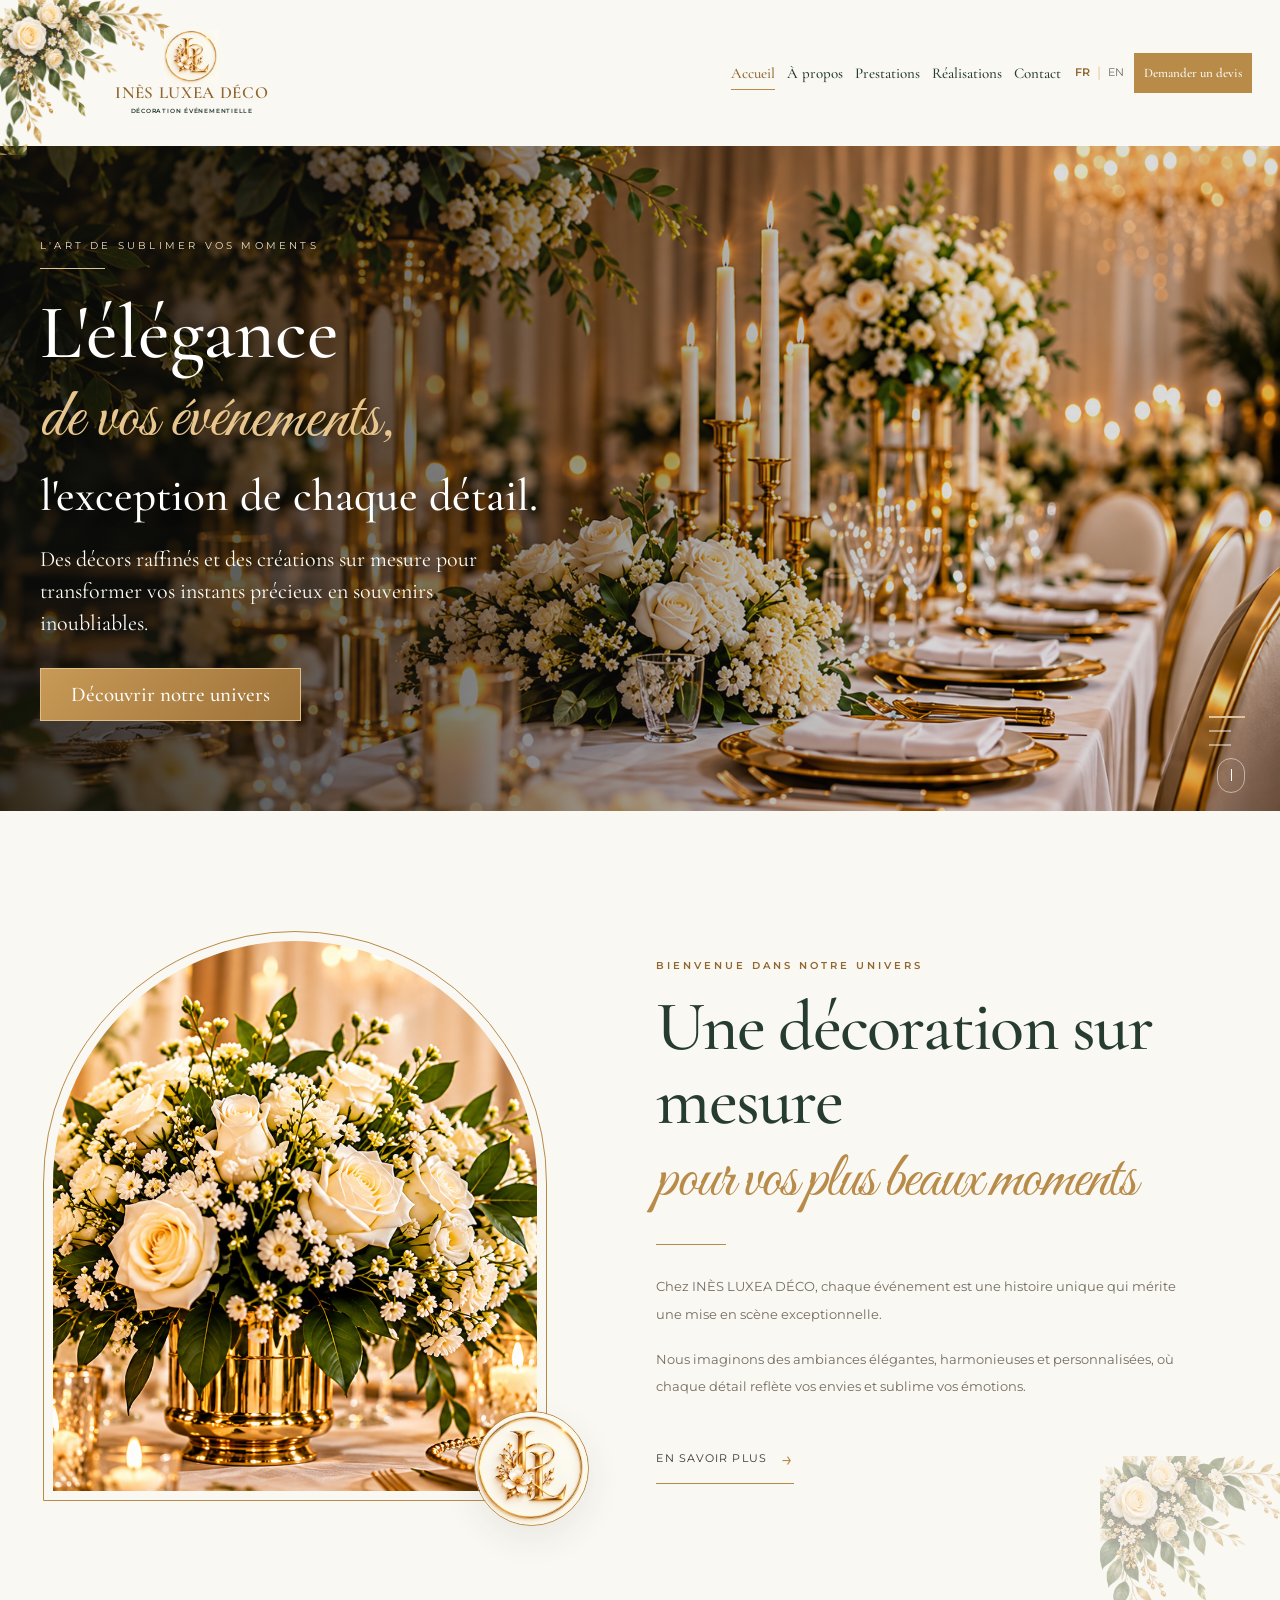
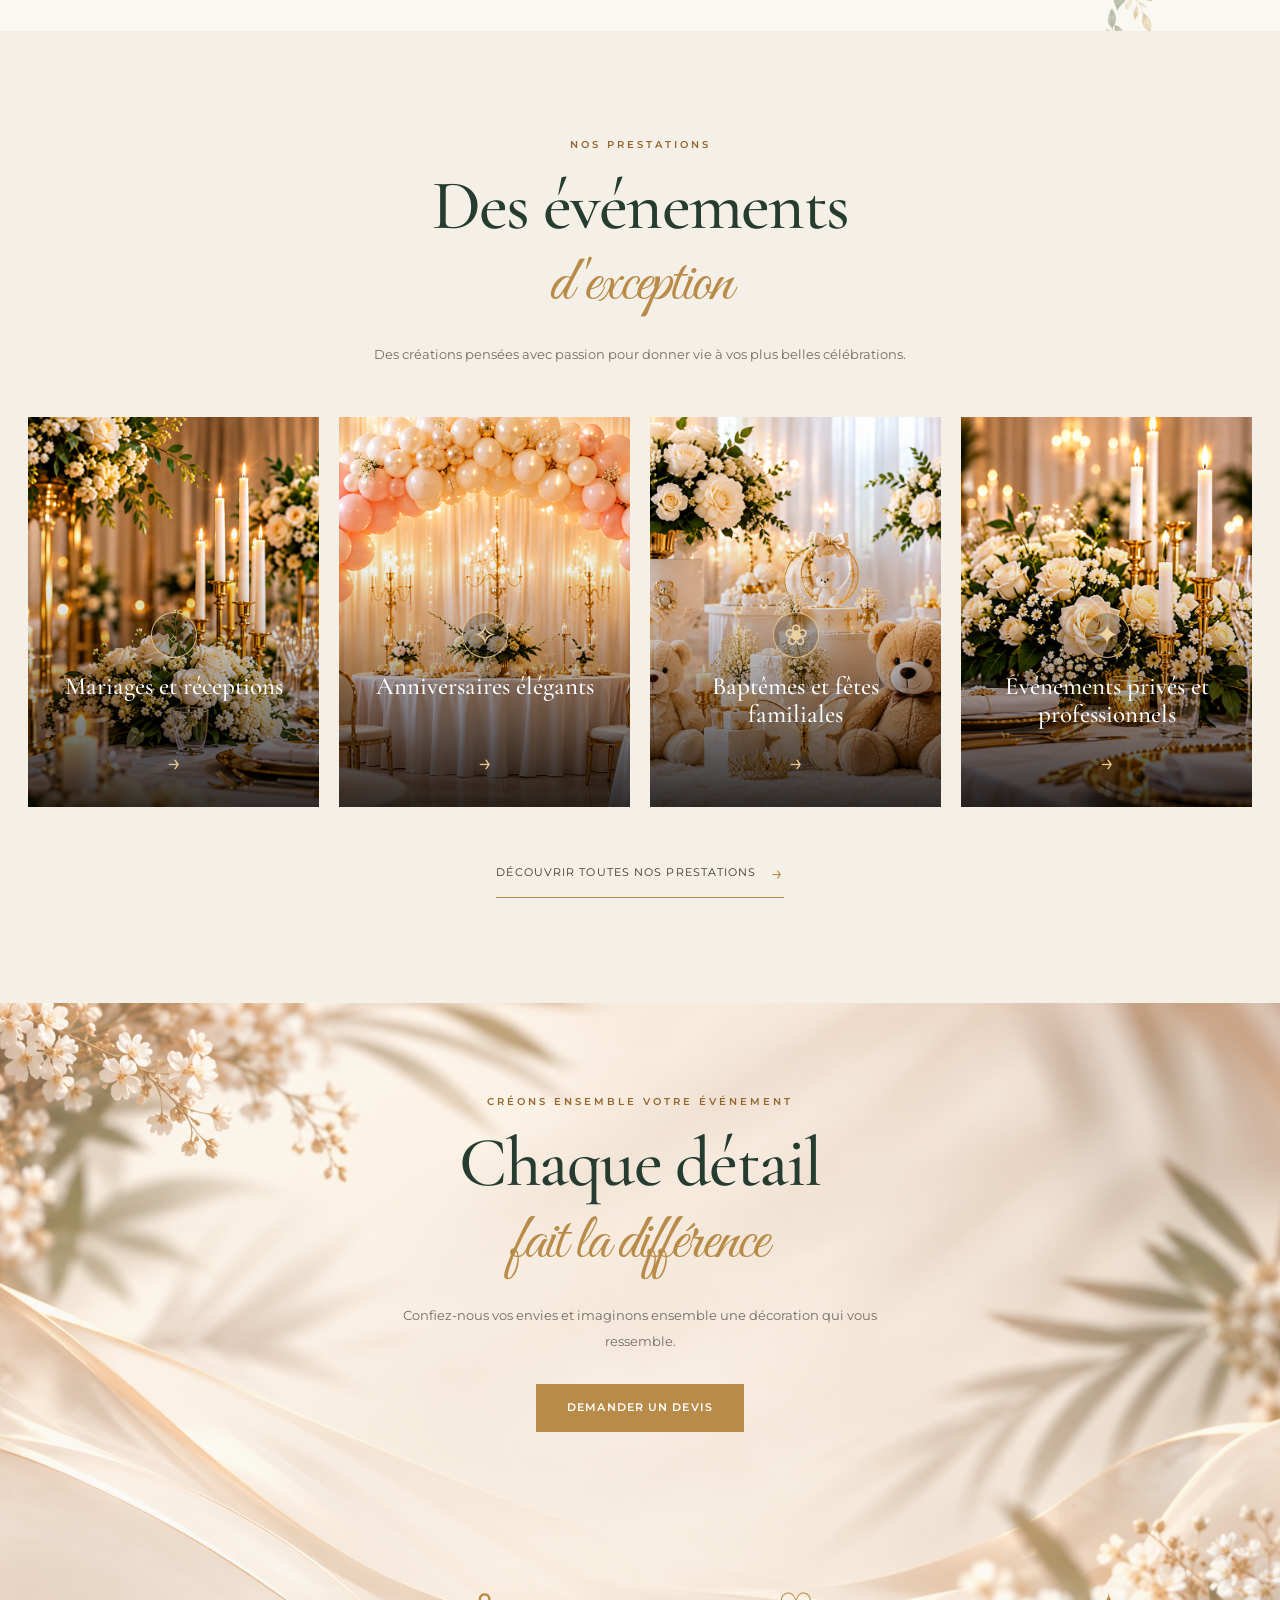
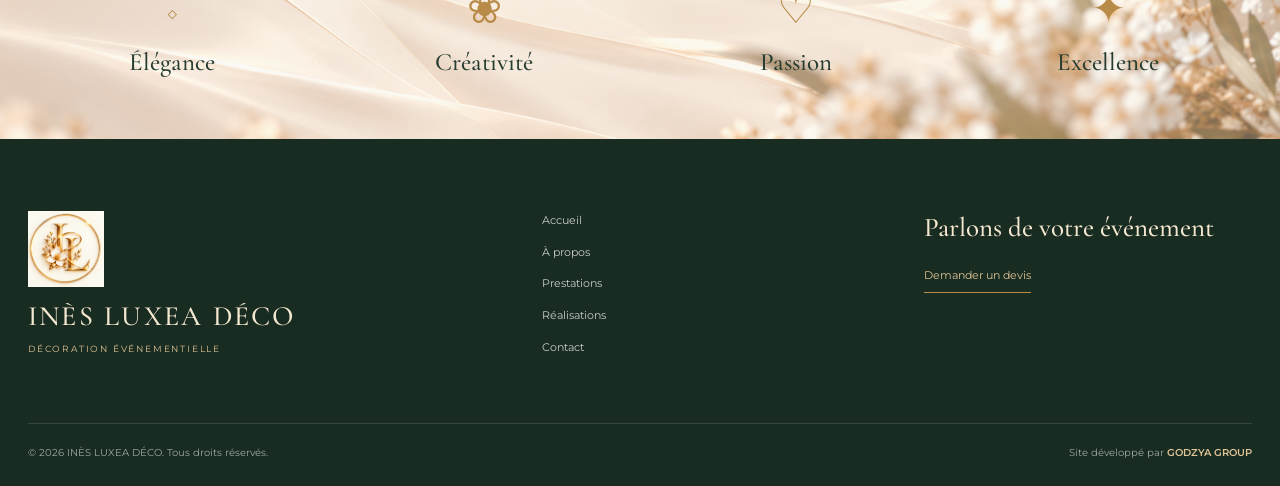
<file: index.html>
<!DOCTYPE html>
<html lang="fr">

<head>
  <meta charset="UTF-8">
  <meta name="viewport" content="width=device-width, initial-scale=1.0">

  <meta
    name="description"
    content="INÈS LUXEA DÉCO — Décoration événementielle élégante et sur mesure pour vos plus beaux moments."
    data-i18n-content="metaDescription"
  >

  <meta name="theme-color" content="#f9f6ef">

  <title data-i18n="homePageTitle">
    INÈS LUXEA DÉCO | Décoration événementielle
  </title>

  <link rel="preconnect" href="https://fonts.googleapis.com">
  <link rel="preconnect" href="https://fonts.gstatic.com" crossorigin>

  <link
    href="https://fonts.googleapis.com/css2?family=Cormorant+Garamond:wght@400;500;600;700&family=Great+Vibes&family=Montserrat:wght@300;400;500;600&display=swap"
    rel="stylesheet"
  >

  <link rel="icon" type="image/png" href="IL%20Logo.png">
  <link rel="stylesheet" href="style.css">
  <script src="script.js" defer></script>
</head>

<body>

  <!-- ========================================
       PREMIUM HEADER
  ========================================= -->

 <header class="site-header" id="top">

  <div class="navigation-bar">

    <!-- LEFT NAVIGATION -->
    <nav
      class="nav-left"
      aria-label="Navigation principale"
      data-i18n-aria-label="primaryNavigation"
    >
      <a href="index.html" class="nav-link active"
         aria-current="page" data-i18n="navHome">Accueil</a>

      <a href="apropos.html" class="nav-link"
         data-i18n="navAbout">À propos</a>

      <a href="prestations.html" class="nav-link"
         data-i18n="navServices">Prestations</a>
    </nav>

    <!-- CENTERED LOGO -->
    <div class="brand-area">
      <a href="index.html" class="brand-link">

        <img
          src="IL%20Logo.png"
          alt="INÈS LUXEA DÉCO"
          class="brand-logo"
        >

        <span class="brand-name">INÈS LUXEA DÉCO</span>

        <span class="brand-subtitle" data-i18n="brandSubtitle">
          DÉCORATION ÉVÉNEMENTIELLE
        </span>

      </a>
    </div>

    <!-- RIGHT NAVIGATION AND ACTIONS -->
    <div class="header-right">

      <nav class="nav-right" aria-label="Navigation secondaire">
        <a href="realisations.html" class="nav-link"
           data-i18n="navPortfolio">Réalisations</a>

        <a href="contact.html" class="nav-link"
           data-i18n="navContact">Contact</a>
      </nav>

      <div class="header-actions">

        <div
          class="language-switcher"
          role="group"
          aria-label="Choix de la langue"
          data-i18n-aria-label="languageChoice"
        >
          <button type="button" class="language-btn active"
                  data-lang="fr" aria-pressed="true">FR</button>

          <span class="language-divider" aria-hidden="true">|</span>

          <button type="button" class="language-btn"
                  data-lang="en" aria-pressed="false">EN</button>
        </div>

        <a href="contact.html"
           class="header-quote-btn"
           data-i18n="requestQuote">
          Demander un devis
        </a>

      </div>

    </div>

    <!-- MOBILE MENU BUTTON -->
    <button
      class="mobile-menu-toggle"
      type="button"
      aria-expanded="false"
      aria-controls="primary-navigation"
      aria-label="Ouvrir le menu"
      data-i18n-aria-label="openMenu"
    >
      <span></span>
      <span></span>
      <span></span>
    </button>

    <!-- MOBILE NAVIGATION -->
    <nav
      class="primary-navigation mobile-navigation"
      id="primary-navigation"
      aria-label="Navigation mobile"
    >
      <a href="index.html" class="nav-link active"
         aria-current="page" data-i18n="navHome">Accueil</a>

      <a href="apropos.html" class="nav-link"
         data-i18n="navAbout">À propos</a>

      <a href="prestations.html" class="nav-link"
         data-i18n="navServices">Prestations</a>

      <a href="realisations.html" class="nav-link"
         data-i18n="navPortfolio">Réalisations</a>

      <a href="contact.html" class="nav-link"
         data-i18n="navContact">Contact</a>
    </nav>

  </div>

</header>

  <main>

    <!-- ========================================
         HERO SECTION
    ========================================= -->

    <section class="hero-section" aria-labelledby="hero-title">

      <div class="hero-background" aria-hidden="true"></div>
      <div class="hero-overlay" aria-hidden="true"></div>

      <div class="hero-content">

        <p class="hero-eyebrow" data-i18n="heroEyebrow">
          L'ART DE SUBLIMER VOS MOMENTS
        </p>

        <h1 id="hero-title" class="hero-title">

          <span data-i18n="heroLineOne">
            L'élégance
          </span>

          <span class="hero-script" data-i18n="heroLineTwo">
            de vos événements,
          </span>

          <span data-i18n="heroLineThree">
            l'exception de chaque détail.
          </span>

        </h1>

        <p class="hero-description" data-i18n="heroDescription">
          Des décors raffinés et des créations sur mesure
          pour transformer vos instants précieux en souvenirs inoubliables.
        </p>

        <a href="contact.html" class="btn btn-gold" data-i18n="discoverUniverse">
          Découvrir notre univers
        </a>

      </div>

      <div class="hero-pagination" aria-hidden="true">
        <span class="pagination-line active"></span>
        <span class="pagination-line"></span>
        <span class="pagination-line"></span>
      </div>

      <a href="#about-preview" class="hero-scroll" data-i18n-aria-label="scrollToDiscover" aria-label="Découvrir la suite">
        <span></span>
      </a>

    </section>


    <!-- ========================================
         ABOUT PREVIEW
    ========================================= -->

    <section class="about-preview section-padding" id="about-preview">

      <div class="container about-grid">

        <div class="about-visual">

          <div class="about-image-frame">

            <img
              src="Image2.png"
              alt="Décoration florale raffinée pour un événement"
              data-i18n-alt="aboutImageAlt"
              loading="lazy"
            >

          </div>

          <div class="about-monogram" aria-hidden="true">
  <img src="IL%20Logo.png" alt="" class="about-monogram-logo">
</div>

        </div>

        <div class="about-content">

          <p class="section-eyebrow" data-i18n="aboutEyebrow">
            BIENVENUE DANS NOTRE UNIVERS
          </p>

          <h2 class="section-title">

            <span data-i18n="aboutTitleOne">
              Une décoration sur mesure
            </span>

            <em data-i18n="aboutTitleTwo">
              pour vos plus beaux moments
            </em>

          </h2>

          <div class="gold-divider"></div>

          <p data-i18n="aboutParagraphOne">
            Chez INÈS LUXEA DÉCO, chaque événement est une histoire
            unique qui mérite une mise en scène exceptionnelle.
          </p>

          <p data-i18n="aboutParagraphTwo">
            Nous imaginons des ambiances élégantes, harmonieuses et
            personnalisées, où chaque détail reflète vos envies
            et sublime vos émotions.
          </p>

          <a href="apropos.html" class="text-link">
            <span data-i18n="learnMore">En savoir plus</span>
            <span aria-hidden="true">→</span>
          </a>

        </div>

      </div>

    </section>


    <!-- ========================================
         SERVICES SECTION
    ========================================= -->

    <section class="services-section section-padding" id="services">

      <div class="container">

        <div class="section-heading centered">

          <p class="section-eyebrow" data-i18n="servicesEyebrow">
            NOS PRESTATIONS
          </p>

          <h2 class="section-title">

            <span data-i18n="servicesTitleOne">
              Des événements
            </span>

            <em data-i18n="servicesTitleTwo">
              d'exception
            </em>

          </h2>

          <p class="section-introduction" data-i18n="servicesIntroduction">
            Des créations pensées avec passion pour donner vie
            à vos plus belles célébrations.
          </p>

        </div>


        <div class="services-grid">

          <!-- MARIAGES -->

          <article class="service-card" data-service="wedding">

            <div class="service-card-inner">

              <div class="service-card-front">

                <img
                  src="hero.png"
                  alt="Décoration de mariage élégante"
                  data-i18n-alt="weddingImageAlt"
                  loading="lazy"
                >

                <div class="service-card-content">

                  <div class="service-icon" aria-hidden="true">◇</div>

                  <h3 data-i18n="weddingTitle">
                    Mariages et réceptions
                  </h3>

                  <span class="service-arrow" aria-hidden="true">→</span>

                </div>

              </div>

              <div class="service-card-back">

                <div class="service-back-icon" aria-hidden="true">◇</div>

                <h3 data-i18n="weddingTitle">
                  Mariages et réceptions
                </h3>

                <p data-i18n="weddingDescription">
                  Des décors romantiques et sophistiqués,
                  imaginés pour célébrer votre amour.
                </p>

                <a href="contact.html?service=mariage" class="service-quote-link" data-i18n="requestQuote">
                  Demander un devis
                </a>

              </div>

            </div>

          </article>


          <!-- ANNIVERSAIRES -->

          <article class="service-card" data-service="birthday">

            <div class="service-card-inner">

              <div class="service-card-front">

                <img
                  src="anniversaire.png"
                  alt="Décoration d'anniversaire avec ballons élégants"
                  data-i18n-alt="birthdayImageAlt"
                  loading="lazy"
                >

                <div class="service-card-content">

                  <div class="service-icon" aria-hidden="true">✧</div>

                  <h3 data-i18n="birthdayTitle">
                    Anniversaires élégants
                  </h3>

                  <span class="service-arrow" aria-hidden="true">→</span>

                </div>

              </div>

              <div class="service-card-back">

                <div class="service-back-icon" aria-hidden="true">✧</div>

                <h3 data-i18n="birthdayTitle">
                  Anniversaires élégants
                </h3>

                <p data-i18n="birthdayDescription">
                  Des ambiances festives et raffinées,
                  créées autour de votre personnalité.
                </p>

                <a href="contact.html?service=anniversaire" class="service-quote-link" data-i18n="requestQuote">
                  Demander un devis
                </a>

              </div>

            </div>

          </article>


          <!-- BAPTÊMES -->

          <article class="service-card" data-service="baptism">

            <div class="service-card-inner">

              <div class="service-card-front">

                <img
                  src="bapteme.png"
                  alt="Décoration de baptême douce et élégante"
                  data-i18n-alt="baptismImageAlt"
                  loading="lazy"
                >

                <div class="service-card-content">

                  <div class="service-icon" aria-hidden="true">❀</div>

                  <h3 data-i18n="baptismTitle">
                    Baptêmes et fêtes familiales
                  </h3>

                  <span class="service-arrow" aria-hidden="true">→</span>

                </div>

              </div>

              <div class="service-card-back">

                <div class="service-back-icon" aria-hidden="true">❀</div>

                <h3 data-i18n="baptismTitle">
                  Baptêmes et fêtes familiales
                </h3>

                <p data-i18n="baptismDescription">
                  Des compositions délicates pour partager
                  des moments précieux en famille.
                </p>

                <a href="contact.html?service=bapteme" class="service-quote-link" data-i18n="requestQuote">
                  Demander un devis
                </a>

              </div>

            </div>

          </article>


          <!-- ÉVÉNEMENTS PRIVÉS -->

          <article class="service-card" data-service="events">

            <div class="service-card-inner">

              <div class="service-card-front">

                <img
                  src="evenement.png"
                  alt="Décoration d'événement privé et professionnel"
                  data-i18n-alt="eventsImageAlt"
                  loading="lazy"
                >

                <div class="service-card-content">

                  <div class="service-icon" aria-hidden="true">✦</div>

                  <h3 data-i18n="eventsTitle">
                    Événements privés et professionnels
                  </h3>

                  <span class="service-arrow" aria-hidden="true">→</span>

                </div>

              </div>

              <div class="service-card-back">

                <div class="service-back-icon" aria-hidden="true">✦</div>

                <h3 data-i18n="eventsTitle">
                  Événements privés et professionnels
                </h3>

                <p data-i18n="eventsDescription">
                  Des scénographies élégantes pour vos
                  événements privés et professionnels.
                </p>

                <a href="contact.html?service=evenement" class="service-quote-link" data-i18n="requestQuote">
                  Demander un devis
                </a>

              </div>

            </div>

          </article>

        </div>


        <div class="services-footer">

          <a href="prestations.html" class="text-link">
            <span data-i18n="exploreServices">Découvrir toutes nos prestations</span>
            <span aria-hidden="true">→</span>
          </a>

        </div>

      </div>

    </section>

    <!-- ========================================
     CONTINUOUS FLORAL BACKGROUND
     QUOTE + OUR VALUES
========================================= -->

<div class="floral-background-wrapper">


    <!-- ========================================
         QUOTATION CALL TO ACTION
    ========================================= -->

    <section class="quote-section">

      <div class="container quote-content">

        <p class="section-eyebrow" data-i18n="quoteEyebrow">
          CRÉONS ENSEMBLE VOTRE ÉVÉNEMENT
        </p>

        <h2 class="section-title">

          <span data-i18n="quoteTitleOne">
            Chaque détail
          </span>

          <em data-i18n="quoteTitleTwo">
            fait la différence
          </em>

        </h2>

        <p data-i18n="quoteDescription">
          Confiez-nous vos envies et imaginons ensemble
          une décoration qui vous ressemble.
        </p>

        <a href="contact.html" class="btn btn-gold" data-i18n="requestQuote">
          Demander un devis
        </a>

      </div>

    </section>


    <!-- ========================================
         OUR VALUES
    ========================================= -->

    <section class="values-section section-padding">

      <div class="container values-grid">

        <div class="value-item">
          <span class="value-icon" aria-hidden="true">◇</span>
          <h3 data-i18n="valueElegance">Élégance</h3>
        </div>

        <div class="value-item">
          <span class="value-icon" aria-hidden="true">❀</span>
          <h3 data-i18n="valueCreativity">Créativité</h3>
        </div>

        <div class="value-item">
          <span class="value-icon" aria-hidden="true">♡</span>
          <h3 data-i18n="valuePassion">Passion</h3>
        </div>

        <div class="value-item">
          <span class="value-icon" aria-hidden="true">✦</span>
          <h3 data-i18n="valueExcellence">Excellence</h3>
        </div>

      </div>

    </section>
  
  </div>
<!-- END CONTINUOUS FLORAL BACKGROUND -->

  </main>


  <!-- ========================================
       FOOTER
  ========================================= -->

  <footer class="site-footer">

    <div class="container footer-main">

      <div class="footer-brand">

        <img
          src="IL%20Logo.png"
          alt="INÈS LUXEA DÉCO"
          class="footer-logo"
        >

        <h2>INÈS LUXEA DÉCO</h2>

        <p data-i18n="brandSubtitle">
          DÉCORATION ÉVÉNEMENTIELLE
        </p>

      </div>

      <nav class="footer-navigation" aria-label="Navigation de pied de page" data-i18n-aria-label="footerNavigation">

        <a href="index.html" data-i18n="navHome">Accueil</a>
        <a href="apropos.html" data-i18n="navAbout">À propos</a>
        <a href="prestations.html" data-i18n="navServices">Prestations</a>
        <a href="realisations.html" data-i18n="navPortfolio">Réalisations</a>
        <a href="contact.html" data-i18n="navContact">Contact</a>

      </nav>

      <div class="footer-contact">

        <h3 data-i18n="footerContactTitle">Parlons de votre événement</h3>

        <a href="contact.html" class="footer-contact-link" data-i18n="requestQuote">
          Demander un devis
        </a>

      </div>

    </div>

    <div class="container footer-bottom">

      <p>
        © <span id="current-year">2026</span> INÈS LUXEA DÉCO.
        <span data-i18n="rightsReserved">Tous droits réservés.</span>
      </p>

      <p>
        <span data-i18n="developedBy">Site développé par</span>
        <span class="developer-name">GODZYA GROUP</span>
      </p>

    </div>

  </footer>

</body>
</html>
</file>
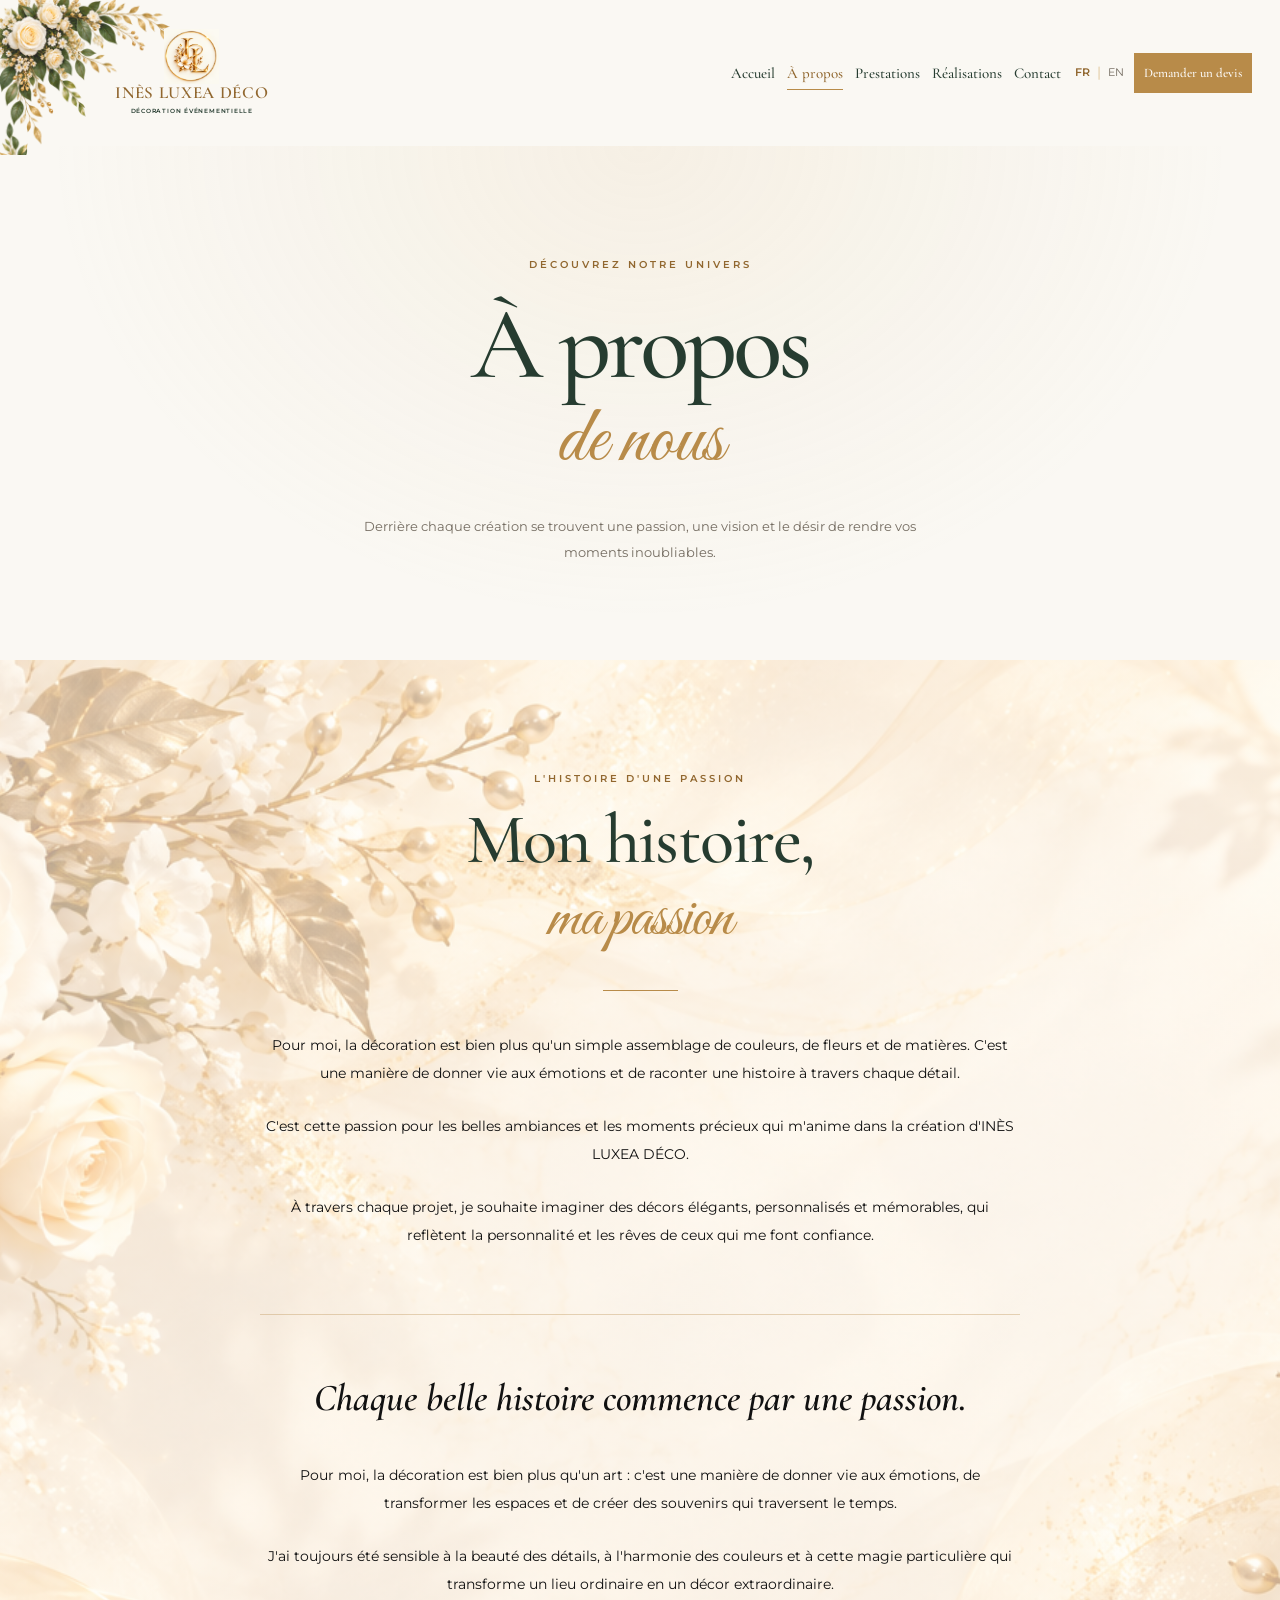
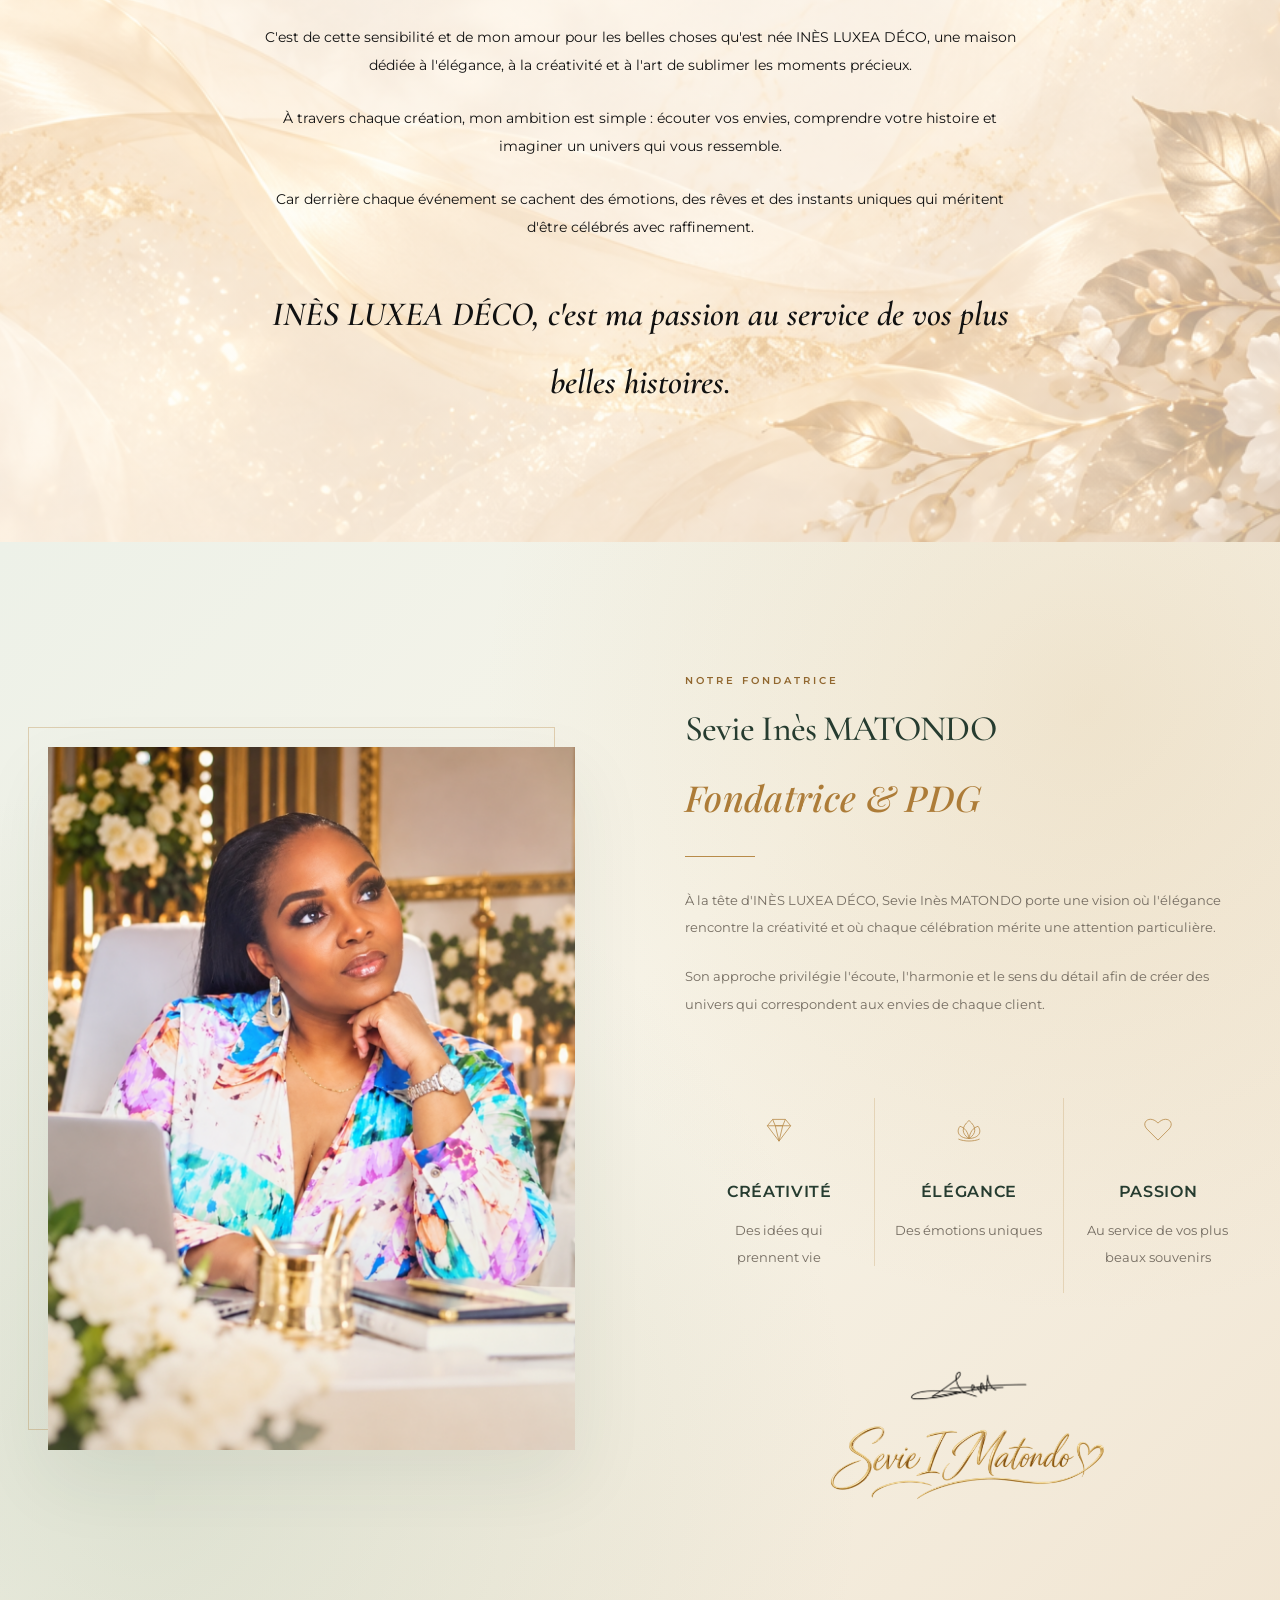
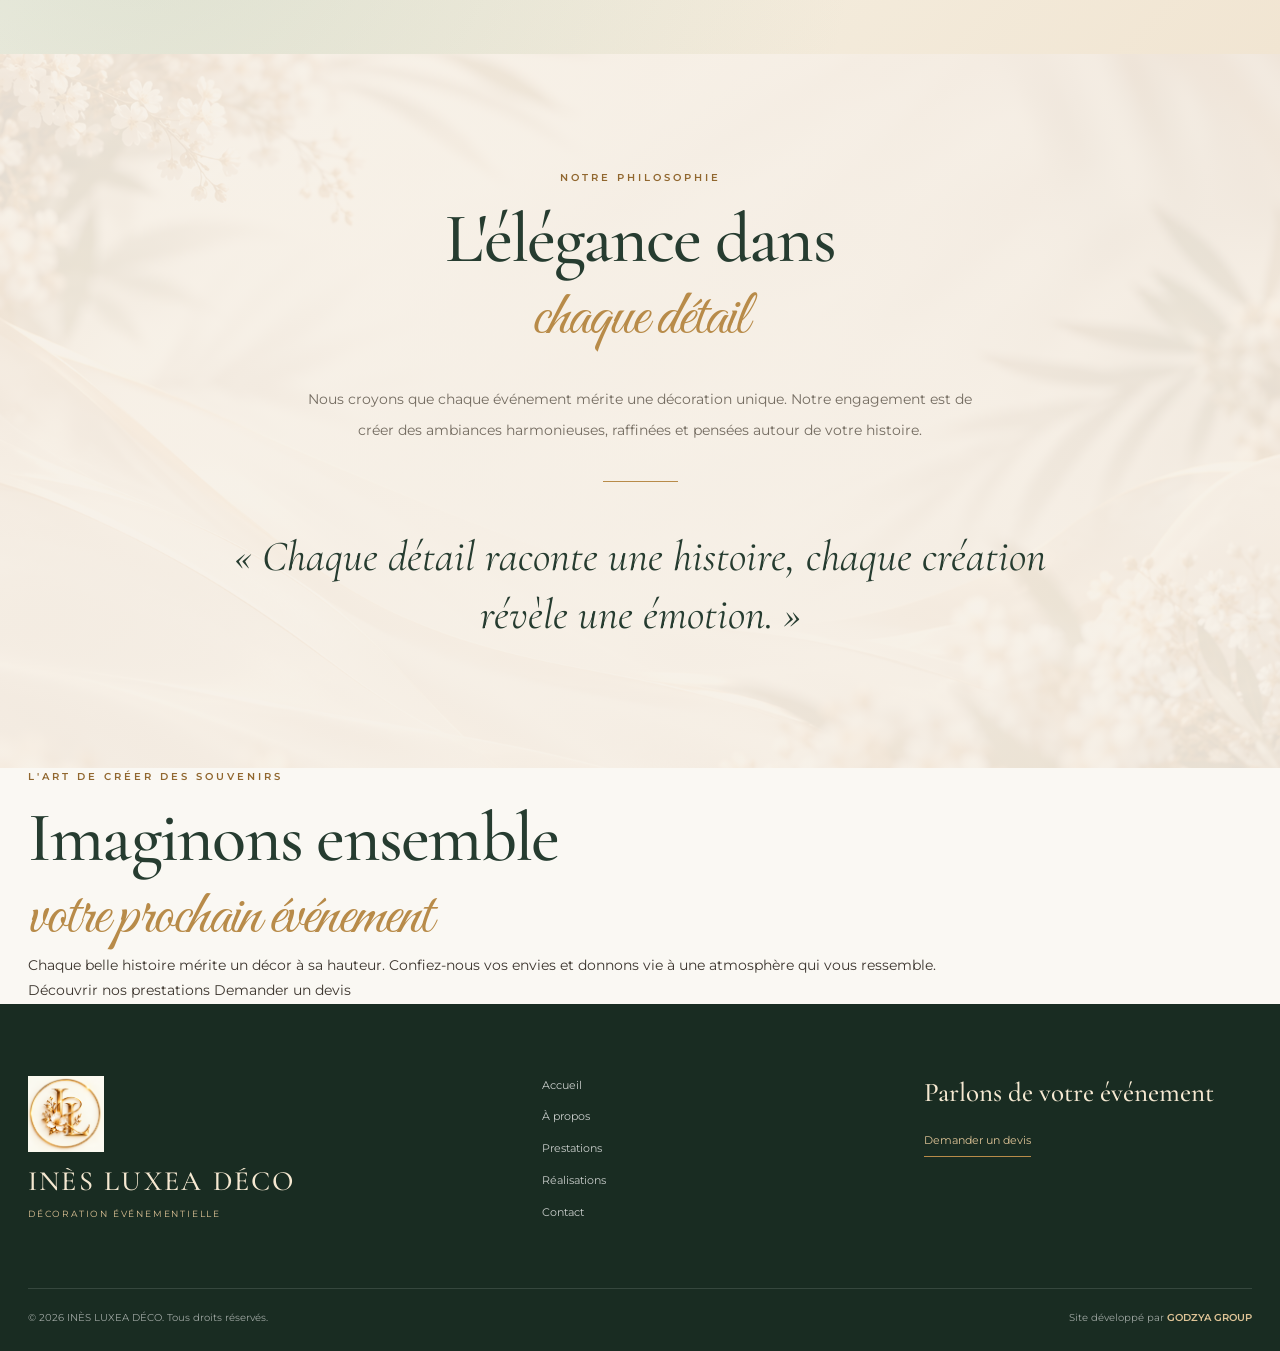
<file: apropos.html>
<!DOCTYPE html>
<html lang="fr">

<head>
  <meta charset="UTF-8">

  <meta name="viewport"
        content="width=device-width, initial-scale=1.0">

  <meta name="description"
        content="Découvrez l'histoire, la passion et la vision d'INÈS LUXEA DÉCO.">

  <meta name="theme-color" content="#f9f6ef">

  <title>À propos | INÈS LUXEA DÉCO</title>

  <!-- GOOGLE FONTS -->
  <link rel="preconnect" href="https://fonts.googleapis.com">
  <link rel="preconnect" href="https://fonts.gstatic.com" crossorigin>

 <link
  href="https://fonts.googleapis.com/css2?family=Cormorant+Garamond:wght@400;500;600;700&family=Great+Vibes&family=Montserrat:wght@300;400;500;600&family=Playfair+Display:ital,wght@0,400;0,500;1,400;1,500;1,600&display=swap"
  rel="stylesheet"
>

  <!-- WEBSITE ASSETS -->
  <link rel="icon" type="image/png" href="IL%20Logo.png">

  <link rel="stylesheet" href="style.css">

  <script src="script.js" defer></script>

  <!-- ABOUT PAGE STYLING -->
  <style>

    /* ==========================================
       INÈS LUXEA DÉCO
       ABOUT PAGE — PREMIUM EDITORIAL DESIGN
    ========================================== */

    .about-page {
      background: var(--ivory);
      overflow: hidden;
    }

    /* PAGE INTRODUCTION */

    .about-page-hero {
      position: relative;
      padding: 110px 24px 95px;
      text-align: center;
      background:
        radial-gradient(
          ellipse at 50% 0%,
          rgba(223,196,151,.16),
          transparent 65%
        ),
        var(--ivory);
    }

    .about-page-hero .section-eyebrow {
      margin-bottom: 22px;
    }

    .about-page-hero h1 {
      color: var(--forest);
      font-family: var(--font-serif);
      font-weight: 500;
      font-size: clamp(58px, 8vw, 112px);
      line-height: .95;
      letter-spacing: -.04em;
    }

    .about-page-hero h1 em {
      display: block;
      margin-top: 12px;
      color: var(--gold);
      font-family: var(--font-script);
      font-size: .78em;
      font-weight: 400;
      font-style: normal;
      letter-spacing: 0;
    }

    .about-page-hero-description {
      max-width: 590px;
      margin: 32px auto 0;
      color: var(--muted);
      font-size: 13px;
      line-height: 2;
    }

    /* ==========================================
       SECTION 1 — OUR STORY
    ========================================== */

    .story-section {
      padding: 110px 0 125px;
      background: #f5f0e7;
    }

    .story-inner {
      max-width: 900px;
      margin: 0 auto;
      text-align: center;
    }

    .story-inner .section-title {
      margin-bottom: 35px;
    }

    .story-divider {
      width: 75px;
      height: 1px;
      margin: 0 auto 40px;
      background: var(--gold);
    }

    .story-text {
      max-width: 760px;
      margin: 0 auto;
    }

    .story-text p {
      margin-bottom: 25px;
      color: var(--muted);
      font-size: 14px;
      line-height: 2.2;
    }

    .story-text p:last-child {
      margin-bottom: 0;
    }

    /* ==========================================
       SECTION 2 — OUR FOUNDER
    ========================================== */

    .founder-section {
      padding: 130px 0;
      background: var(--ivory);
    }

    .founder-grid {
      display: grid;
      grid-template-columns: 1fr 1fr;
      gap: clamp(45px, 7vw, 110px);
      align-items: center;
    }

    .founder-image-wrap {
      position: relative;
      padding: 20px;
    }

    .founder-image-wrap::before {
      content: "";
      position: absolute;
      inset: 0 40px 40px 0;
      border: 1px solid rgba(184,139,73,.35);
      pointer-events: none;
    }

    .founder-image {
      position: relative;
      width: 100%;
      height: auto;
      display: block;
      object-fit: cover;
      box-shadow: 0 30px 70px rgba(38,60,48,.08);
    }

    .founder-content .section-eyebrow {
      margin-bottom: 18px;
    }

    /* ==========================================
   FOUNDER NAME — ONE LINE LUXURY DESIGN
========================================== */

.founder-name {
  margin: 0 0 22px;

  color: var(--forest);
  font-family: "Cormorant Garamond", Georgia, serif;
  font-size: clamp(20px, 2.8vw, 48px);
  font-weight: 500;
  line-height: 1.15;
  letter-spacing: -0.025em;

  white-space: nowrap;
}

    /* FOUNDER TITLE — PLAYFAIR DISPLAY */

.founder-role {
  margin: 8px 0 34px;

  font-family: "Playfair Display", Georgia, serif;
  font-size: clamp(25px, 2.8vw, 36px);
  font-weight: 500;
  font-style: italic;

  line-height: 1.4;
  letter-spacing: 0.01em;

  color: #ad7c38;
  text-transform: none;
  text-shadow: none;
}
    .founder-content .gold-divider {
      margin: 0 0 30px;
    }

    .founder-content p:not(.section-eyebrow):not(.founder-role) {
      margin-bottom: 22px;
      color: var(--muted);
      font-size: 13px;
      line-height: 2.1;
    }

    .founder-signature {
      margin-top: 25px;
      color: var(--gold);
      font-family: var(--font-script);
      font-size: 65px;
      line-height: 1.2;
    }

    /* ==========================================
       SECTION 3 — OUR PHILOSOPHY
    ========================================== */

    .philosophy-section {
      padding: 115px 0 125px;
      text-align: center;
      background:
        linear-gradient(
          rgba(246,240,231,.91),
          rgba(246,240,231,.91)
        ),
        url("floral-background.png")
        center / cover no-repeat;
    }

    .philosophy-inner {
      max-width: 850px;
      margin: 0 auto;
    }

    .philosophy-inner .section-title {
      margin-bottom: 30px;
    }

    .philosophy-description {
      max-width: 680px;
      margin: 0 auto 35px;
      color: var(--muted);
      font-size: 14px;
      line-height: 2.2;
    }

    .philosophy-quote {
      margin: 45px auto 0;
      color: var(--forest);
      font-family: var(--font-serif);
      font-size: clamp(28px, 4vw, 43px);
      font-style: italic;
      line-height: 1.35;
    }

    /* ==========================================
       RESPONSIVE
    ========================================== */

    @media (max-width: 900px) {

      .about-page-hero {
        padding: 85px 20px 75px;
      }

      .story-section,
      .founder-section,
      .philosophy-section {
        padding: 85px 0;
      }

      .founder-grid {
        grid-template-columns: 1fr;
        gap: 50px;
      }

      .founder-image-wrap {
        max-width: 600px;
        margin: 0 auto;
      }

      .founder-content {
        text-align: center;
      }

      .founder-content .gold-divider {
        margin: 0 auto 30px;
      }

    }

    @media (max-width: 600px) {

      .about-page-hero {
        padding: 65px 18px;
      }

      .story-section,
      .founder-section,
      .philosophy-section {
        padding: 70px 0;
      }

      .story-text p,
      .philosophy-description {
        font-size: 13px;
      }

      .founder-image-wrap {
        padding: 12px;
      }

      .founder-name {
  font-size: clamp(17px, 5vw, 30px);
  white-space: nowrap;
  letter-spacing: -0.03em;
}

      .founder-signature {
        font-size: 55px;
      }

    }

   /* ==========================================
   SECTION 1 — MON HISTOIRE, MA PASSION
   LUXURY FLORAL BACKGROUND
========================================== */

.story-section {
  position: relative;

  background-image:
    linear-gradient(
      rgba(255, 253, 248, 0.58),
      rgba(255, 253, 248, 0.58)
    ),
    url("Luxurious%20Ivory%20and%20Gold%20Floral%20Frame.png");

  background-size: cover;
  background-position: center;
  background-repeat: no-repeat;
}

/* RESTORE FOUNDER BIOGRAPHY */

.founder-content {
  background-image: none;
  background-color: transparent;
  border: none;
  box-shadow: none;
  padding: 0;
}

    /* ==========================================
   MON HISTOIRE — PERSONAL STORY
========================================== */

.story-personal {
  margin-top: 65px;
  padding-top: 45px;
  border-top: 1px solid rgba(184, 139, 73, 0.35);
}

.story-personal p {
  margin-bottom: 25px;
  color: var(--muted);
  font-size: 14px;
  line-height: 2.2;
}

.story-personal .story-opening {
  color: #ad7c38;
  font-family: "Cormorant Garamond", Georgia, serif;
  font-size: clamp(24px, 3vw, 38px);
  font-style: italic;
  line-height: 1.3;
}

.story-personal .story-closing {
  margin-top: 40px;
  color: #ad7c38;
  font-family: "Cormorant Garamond", Georgia, serif;
  font-size: clamp(22px, 2.8vw, 34px);
  font-style: italic;
  line-height: 1.4;
}

.story-personal .story-signature {
  margin-top: 25px;
  color: var(--forest);
  font-family: "Cormorant Garamond", Georgia, serif;
  font-size: 24px;
  font-style: italic;
}

@media (max-width: 600px) {
  .story-personal {
    margin-top: 45px;
    padding-top: 35px;
  }
}

    /* ==========================================
   MON HISTOIRE — READABLE BLACK TEXT
   PRESERVE ORIGINAL HEADING COLOURS
========================================== */

/* Original story paragraphs */
.story-section .story-text > p {
  color: #111111;
  line-height: 2;
  text-shadow: none;
}

/* New personal story */
.story-section .story-personal p {
  color: #111111;
  line-height: 2;
  text-shadow: none;
}

/* ==========================================
   STORY HIGHLIGHTS — CHAMPAGNE GOLD
========================================== */

.story-section .story-opening,
.story-section .story-closing {
  color: #ad7c38;
  font-weight: 600;
  font-style: italic;
}

/* Signature */
.story-section .story-signature {
  color: #111111;
  font-weight: 600;
}

    /* ==========================================
   SECTION 2 — NOTRE FONDATRICE
   CREAMY SAGE GREEN • CHAMPAGNE • GOLD
========================================== */

.founder-section {
  position: relative;

  background:
    radial-gradient(
      circle at 85% 15%,
      rgba(212, 175, 115, 0.22),
      transparent 42%
    ),

    radial-gradient(
      circle at 12% 85%,
      rgba(165, 185, 158, 0.30),
      transparent 48%
    ),

    linear-gradient(
      135deg,
      #edf1e8 0%,
      #f7f4e9 45%,
      #f1e5d2 100%
    );

  padding: 130px 0;
}

/* Keep founder content above background */

.founder-section .founder-grid {
  position: relative;
  z-index: 1;
}

/* Mobile */

@media (max-width: 600px) {
  .founder-section {
    padding: 85px 0;
  }
}
    /* ==========================================
   INÈS — HANDWRITTEN SIGNATURE
========================================== */

.story-signature {
  margin-top: 35px;
  text-align: center;
}

/* ELEGANT SMALL SIGNATURE */

.ines-signature {
  display: block;
  width: 150px;
  max-width: 100%;
  height: auto;
  margin: 0 auto 8px;
  background: transparent;
}

.story-signature .signature-name {
  margin: 0;
  color: #111111;
  font-family: "Cormorant Garamond", Georgia, serif;
  font-size: 22px;
  font-style: italic;
  letter-spacing: 0.02em;
}

    /* ==========================================
   FOUNDER — HANDWRITTEN SIGNATURE
========================================== */

.founder-signature {
  margin-top: 30px;
  text-align: center;
}

.founder-signature .ines-signature {
  display: block;
  width: 150px;
  max-width: 100%;
  height: auto;
  margin: 0 auto;
  background: transparent;
}
    /* FOUNDER NAME AND SIGNATURE */

.founder-signature {
  display: flex;
  flex-direction: column;
  align-items: center;
  gap: 4px;
  margin-top: 35px;
  text-align: center;
}


/* ==========================================
   FOUNDER — FEMININE TOUCH NAME ARTWORK
========================================== */

.founder-name-art {
  display: block;
  width: 300px;
  max-width: 90%;
  height: auto;
  margin: 0 auto 12px;
  object-fit: contain;
  background: transparent;
  filter: none;
}

@media (max-width: 600px) {
  .founder-name-art {
    width: 260px;
  }
}


.founder-signature .ines-signature {
  display: block;
  width: 135px;
  max-width: 100%;
  height: auto;
  margin: 0;
  transform: none;
  transform-origin: center;
  }
    
  </style>

</head>

<body>

  <!-- ========================================
       PREMIUM HEADER
  ========================================= -->

  <header class="site-header" id="top">

    <div class="navigation-bar">

      <!-- LEFT NAVIGATION -->
      <nav
        class="nav-left"
        aria-label="Navigation principale"
        data-i18n-aria-label="primaryNavigation"
      >

        <a href="index.html"
           class="nav-link"
           data-i18n="navHome">
          Accueil
        </a>

        <a href="apropos.html"
           class="nav-link active"
           aria-current="page"
           data-i18n="navAbout">
          À propos
        </a>

        <a href="prestations.html"
           class="nav-link"
           data-i18n="navServices">
          Prestations
        </a>

      </nav>

      <!-- CENTER LOGO -->
      <div class="brand-area">

        <a href="index.html" class="brand-link">

          <img
            src="IL%20Logo.png"
            alt="INÈS LUXEA DÉCO"
            class="brand-logo"
          >

          <span class="brand-name">
            INÈS LUXEA DÉCO
          </span>

          <span class="brand-subtitle"
                data-i18n="brandSubtitle">
            DÉCORATION ÉVÉNEMENTIELLE
          </span>

        </a>

      </div>

      <!-- RIGHT NAVIGATION -->
      <div class="header-right">

        <nav class="nav-right"
             aria-label="Navigation secondaire">

          <a href="realisations.html"
             class="nav-link"
             data-i18n="navPortfolio">
            Réalisations
          </a>

          <a href="contact.html"
             class="nav-link"
             data-i18n="navContact">
            Contact
          </a>

        </nav>

        <div class="header-actions">

          <!-- FR | EN -->
          <div
            class="language-switcher"
            role="group"
            aria-label="Choix de la langue"
            data-i18n-aria-label="languageChoice"
          >

            <button
              type="button"
              class="language-btn active"
              data-lang="fr"
              aria-pressed="true">
              FR
            </button>

            <span class="language-divider"
                  aria-hidden="true">|</span>

            <button
              type="button"
              class="language-btn"
              data-lang="en"
              aria-pressed="false">
              EN
            </button>

          </div>

          <a href="contact.html"
             class="header-quote-btn"
             data-i18n="requestQuote">
            Demander un devis
          </a>

        </div>

      </div>

      <!-- MOBILE MENU BUTTON -->
      <button
        class="mobile-menu-toggle"
        type="button"
        aria-expanded="false"
        aria-controls="primary-navigation"
        aria-label="Ouvrir le menu"
        data-i18n-aria-label="openMenu"
      >
        <span></span>
        <span></span>
        <span></span>
      </button>

      <!-- MOBILE NAVIGATION -->
      <nav
        class="primary-navigation mobile-navigation"
        id="primary-navigation"
        aria-label="Navigation mobile"
      >

        <a href="index.html"
           class="nav-link"
           data-i18n="navHome">
          Accueil
        </a>

        <a href="apropos.html"
           class="nav-link active"
           aria-current="page"
           data-i18n="navAbout">
          À propos
        </a>

        <a href="prestations.html"
           class="nav-link"
           data-i18n="navServices">
          Prestations
        </a>

        <a href="realisations.html"
           class="nav-link"
           data-i18n="navPortfolio">
          Réalisations
        </a>

        <a href="contact.html"
           class="nav-link"
           data-i18n="navContact">
          Contact
        </a>

      </nav>

    </div>

  </header>


  <!-- ========================================
       MAIN CONTENT
  ========================================= -->

  <main id="main-content" class="about-page">


    <!-- ========================================
         ABOUT PAGE INTRODUCTION
    ========================================= -->

    <section class="about-page-hero">

      <div class="container">

        <p class="section-eyebrow"
           data-i18n="aboutPageEyebrow">
          DÉCOUVREZ NOTRE UNIVERS
        </p>

        <h1>

          <span data-i18n="aboutPageTitleOne">
            À propos
          </span>

          <em data-i18n="aboutPageTitleTwo">
            de nous
          </em>

        </h1>

        <p class="about-page-hero-description"
           data-i18n="aboutPageIntroduction">

          Derrière chaque création se trouvent
          une passion, une vision et le désir
          de rendre vos moments inoubliables.

        </p>

      </div>

    </section>


    <!-- ========================================
         SECTION 1
         MON HISTOIRE, MA PASSION
    ========================================= -->

    <section class="story-section"
             id="notre-histoire">

      <div class="container story-inner">

        <p class="section-eyebrow"
           data-i18n="storyEyebrow">
          L'HISTOIRE D'UNE PASSION
        </p>

        <h2 class="section-title">

          <span data-i18n="storyTitleOne">
            Mon histoire,
          </span>

          <em data-i18n="storyTitleTwo">
            ma passion
          </em>

        </h2>

        <div class="story-divider"></div>

        <div class="story-text">

          <p data-i18n="storyParagraphOne">
            Pour moi, la décoration est bien plus
            qu'un simple assemblage de couleurs,
            de fleurs et de matières. C'est une
            manière de donner vie aux émotions
            et de raconter une histoire à travers
            chaque détail.
          </p>

          <p data-i18n="storyParagraphTwo">
            C'est cette passion pour les belles
            ambiances et les moments précieux
            qui m'anime dans la création
            d'INÈS LUXEA DÉCO.
          </p>

          <p data-i18n="storyParagraphThree">
            À travers chaque projet, je souhaite
            imaginer des décors élégants,
            personnalisés et mémorables,
            qui reflètent la personnalité
            et les rêves de ceux qui me font confiance.
          </p>

  <!-- ==========================================
     MON HISTOIRE — PERSONAL STORY
========================================== -->

<div class="story-personal">

  <p class="story-opening" data-i18n="storyOpening">
    Chaque belle histoire commence par une passion.
  </p>

  <p data-i18n="storyPersonalOne">
    Pour moi, la décoration est bien plus qu'un art :
    c'est une manière de donner vie aux émotions,
    de transformer les espaces et de créer des
    souvenirs qui traversent le temps.
  </p>

  <p data-i18n="storyPersonalTwo">
    J'ai toujours été sensible à la beauté des détails,
    à l'harmonie des couleurs et à cette magie
    particulière qui transforme un lieu ordinaire
    en un décor extraordinaire.
  </p>

  <p data-i18n="storyPersonalThree">
    C'est de cette sensibilité et de mon amour
    pour les belles choses qu'est née
    INÈS LUXEA DÉCO, une maison dédiée
    à l'élégance, à la créativité et à l'art
    de sublimer les moments précieux.
  </p>

  <p data-i18n="storyPersonalFour">
    À travers chaque création, mon ambition
    est simple : écouter vos envies, comprendre
    votre histoire et imaginer un univers
    qui vous ressemble.
  </p>

  <p data-i18n="storyPersonalFive">
    Car derrière chaque événement se cachent
    des émotions, des rêves et des instants
    uniques qui méritent d'être célébrés
    avec raffinement.
  </p>

  <p class="story-closing" data-i18n="storyClosing">
    INÈS LUXEA DÉCO, c'est ma passion
    au service de vos plus belles histoires.
  </p>

</div>

        </div>

      </div>

    </section>


    <!-- ========================================
         SECTION 2
         NOTRE FONDATRICE
    ========================================= -->

    <section class="founder-section"
             id="notre-fondatrice">

      <div class="container founder-grid">

        <!-- APPROVED FOUNDER IMAGE -->
        <div class="founder-image-wrap">

          <img
            src="fondatrice.png"
            alt="Présentation de la fondatrice d'INÈS LUXEA DÉCO"
            class="founder-image"
            loading="lazy"
          >

        </div>

        <!-- FOUNDER INTRODUCTION -->
        <div class="founder-content">

          <p class="section-eyebrow"
             data-i18n="founderEyebrow">
            NOTRE FONDATRICE
          </p>

          <h2 class="founder-name">
            Sevie Inès MATONDO
          </h2>

          <p class="founder-role"
             data-i18n="founderRole">
            Fondatrice & PDG
          </p>

          <div class="gold-divider"></div>

          <p data-i18n="founderParagraphOne">
            À la tête d'INÈS LUXEA DÉCO,
            Sevie Inès MATONDO porte une vision
            où l'élégance rencontre la créativité
            et où chaque célébration mérite
            une attention particulière.
          </p>

          <p data-i18n="founderParagraphTwo">
            Son approche privilégie l'écoute,
            l'harmonie et le sens du détail
            afin de créer des univers qui
            correspondent aux envies
            de chaque client.
          </p>

          <!-- ========================================
     FOUNDER VALUES — ICON DESIGN
========================================= -->

<div class="founder-values">

  <!-- CRÉATIVITÉ -->
  <div class="founder-value">

    <div class="founder-value-icon" aria-hidden="true">
      <svg viewBox="0 0 64 64" fill="none"
           xmlns="http://www.w3.org/2000/svg">
        <path d="M10 24L20 12H44L54 24L32 53L10 24Z"
              stroke="currentColor" stroke-width="1.5"/>
        <path d="M10 24H54M20 12L25 24L32 53L39 24L44 12M25 24H39"
              stroke="currentColor" stroke-width="1.5"/>
      </svg>
    </div>

    <h3 data-i18n="founderCreativity">
      CRÉATIVITÉ
    </h3>

    <p data-i18n="founderCreativityDescription">
      Des idées qui prennent vie
    </p>

  </div>

  <!-- ÉLÉGANCE -->
  <div class="founder-value">

    <div class="founder-value-icon" aria-hidden="true">
      <svg viewBox="0 0 64 64" fill="none"
           xmlns="http://www.w3.org/2000/svg">
        <path d="M32 48C18 39 17 27 32 14C47 27 46 39 32 48Z"
              stroke="currentColor" stroke-width="1.5"/>
        <path d="M32 48C11 47 8 34 15 25C25 28 30 36 32 48Z"
              stroke="currentColor" stroke-width="1.5"/>
        <path d="M32 48C53 47 56 34 49 25C39 28 34 36 32 48Z"
              stroke="currentColor" stroke-width="1.5"/>
        <path d="M12 49C23 54 41 54 52 49"
              stroke="currentColor" stroke-width="1.5"/>
      </svg>
    </div>

    <h3 data-i18n="founderElegance">
      ÉLÉGANCE
    </h3>

    <p data-i18n="founderEleganceDescription">
      Des émotions uniques
    </p>

  </div>

  <!-- PASSION -->
  <div class="founder-value">

    <div class="founder-value-icon" aria-hidden="true">
      <svg viewBox="0 0 64 64" fill="none"
           xmlns="http://www.w3.org/2000/svg">
        <path d="M32 51L11 30C-1 17 17 3 32 19C47 3 65 17 53 30L32 51Z"
              stroke="currentColor" stroke-width="1.5"
              stroke-linejoin="round"/>
      </svg>
    </div>

    <h3 data-i18n="founderPassion">
      PASSION
    </h3>

    <p data-i18n="founderPassionDescription">
      Au service de vos plus beaux souvenirs
    </p>

  </div>

</div>
                    
<div class="founder-signature">

  <!-- New signature FIRST -->
  <img
    src="Signature.png"
    alt="Signature de Sevie Inès MATONDO"
    class="ines-signature"
  >

  <!-- Gold handwritten name SECOND -->
  <img
    src="sevie-feminine-touch.png"
    alt="Sevie I Matondo"
    class="founder-name-art"
  >

</div>


        </div>

      </div>

    </section>


    <!-- ========================================
         SECTION 3
         NOTRE PHILOSOPHIE
    ========================================= -->

    <section class="philosophy-section"
             id="notre-philosophie">

      <div class="container philosophy-inner">

        <p class="section-eyebrow"
           data-i18n="philosophyEyebrow">
          NOTRE PHILOSOPHIE
        </p>

        <h2 class="section-title">

          <span data-i18n="philosophyTitleOne">
            L'élégance dans
          </span>

          <em data-i18n="philosophyTitleTwo">
            chaque détail
          </em>

        </h2>

        <p class="philosophy-description"
           data-i18n="philosophyDescription">

          Nous croyons que chaque événement
          mérite une décoration unique.
          Notre engagement est de créer
          des ambiances harmonieuses,
          raffinées et pensées autour
          de votre histoire.

        </p>

        <div class="story-divider"></div>

        <p class="philosophy-quote"
           data-i18n="philosophyQuote">
          « Chaque détail raconte une histoire,
          chaque création révèle une émotion. »
        </p>

      </div>

    
    </section>

    <!-- PREMIUM CLOSING INVITATION -->
    <section class="about-closing-section">
      <div class="container about-closing-inner">

        <p class="section-eyebrow">
          L'ART DE CRÉER DES SOUVENIRS
        </p>

        <h2 class="section-title">
          Imaginons ensemble
          <em>votre prochain événement</em>
        </h2>

        <p class="about-closing-description">
          Chaque belle histoire mérite un décor
          à sa hauteur. Confiez-nous vos envies
          et donnons vie à une atmosphère
          qui vous ressemble.
        </p>

        <div class="about-closing-actions">
          <a href="prestations.html"
             class="about-closing-btn">
            Découvrir nos prestations
          </a>

          <a href="contact.html"
             class="about-closing-btn about-closing-btn-outline">
            Demander un devis
          </a>
        </div>

      </div>
    </section>

  </main>


  <!-- ========================================
       PREMIUM FOOTER
  ========================================= -->

  <footer class="site-footer">

    <div class="container footer-main">

      <div class="footer-brand">

        <img
          src="IL%20Logo.png"
          alt="INÈS LUXEA DÉCO"
          class="footer-logo"
        >

        <h2>INÈS LUXEA DÉCO</h2>

        <p data-i18n="brandSubtitle">
          DÉCORATION ÉVÉNEMENTIELLE
        </p>

      </div>

      <nav
        class="footer-navigation"
        aria-label="Navigation de pied de page"
        data-i18n-aria-label="footerNavigation"
      >

        <a href="index.html"
           data-i18n="navHome">Accueil</a>

        <a href="apropos.html"
           data-i18n="navAbout">À propos</a>

        <a href="prestations.html"
           data-i18n="navServices">Prestations</a>

        <a href="realisations.html"
           data-i18n="navPortfolio">Réalisations</a>

        <a href="contact.html"
           data-i18n="navContact">Contact</a>

      </nav>

      <div class="footer-contact">

        <h3 data-i18n="footerContactTitle">
          Parlons de votre événement
        </h3>

        <a href="contact.html"
           class="footer-contact-link"
           data-i18n="requestQuote">
          Demander un devis
        </a>

      </div>

    </div>

    <div class="container footer-bottom">

      <p>
        © <span id="current-year">2026</span>
        INÈS LUXEA DÉCO.
        <span data-i18n="rightsReserved">
          Tous droits réservés.
        </span>
      </p>

      <p>
        <span data-i18n="developedBy">
          Site développé par
        </span>

        <span class="developer-name">
          GODZYA GROUP
        </span>
      </p>

    </div>

  </footer>


  <!-- ========================================
       ABOUT PAGE FR / EN TRANSLATIONS
       EXTENDS SHARED SCRIPT.JS
  ========================================= -->

  <script>

    document.addEventListener("DOMContentLoaded", function () {

      const aboutTranslations = {

        fr: {

          aboutPageEyebrow:
            "DÉCOUVREZ NOTRE UNIVERS",

          aboutPageTitleOne:
            "À propos",

          aboutPageTitleTwo:
            "de nous",

          aboutPageIntroduction:
            "Derrière chaque création se trouvent une passion, une vision et le désir de rendre vos moments inoubliables.",

          storyEyebrow:
            "L'HISTOIRE D'UNE PASSION",

          storyTitleOne:
            "Mon histoire,",

          storyTitleTwo:
            "ma passion",

          storyParagraphOne:
            "Pour moi, la décoration est bien plus qu'un simple assemblage de couleurs, de fleurs et de matières. C'est une manière de donner vie aux émotions et de raconter une histoire à travers chaque détail.",

          storyParagraphTwo:
            "C'est cette passion pour les belles ambiances et les moments précieux qui m'anime dans la création d'INÈS LUXEA DÉCO.",

          storyParagraphThree:
            "À travers chaque projet, je souhaite imaginer des décors élégants, personnalisés et mémorables, qui reflètent la personnalité et les rêves de ceux qui me font confiance.",

        storyOpening:
  "Chaque belle histoire commence par une passion.",

storyPersonalOne:
  "Pour moi, la décoration est bien plus qu'un art : c'est une manière de donner vie aux émotions, de transformer les espaces et de créer des souvenirs qui traversent le temps.",

storyPersonalTwo:
  "J'ai toujours été sensible à la beauté des détails, à l'harmonie des couleurs et à cette magie particulière qui transforme un lieu ordinaire en un décor extraordinaire.",

storyPersonalThree:
  "C'est de cette sensibilité et de mon amour pour les belles choses qu'est née INÈS LUXEA DÉCO, une maison dédiée à l'élégance, à la créativité et à l'art de sublimer les moments précieux.",

storyPersonalFour:
  "À travers chaque création, mon ambition est simple : écouter vos envies, comprendre votre histoire et imaginer un univers qui vous ressemble.",

storyPersonalFive:
  "Car derrière chaque événement se cachent des émotions, des rêves et des instants uniques qui méritent d'être célébrés avec raffinement.",

storyClosing:
  "INÈS LUXEA DÉCO, c'est ma passion au service de vos plus belles histoires.",
          
          founderEyebrow:
            "NOTRE FONDATRICE",

          founderRole:
            "Fondatrice & PDG",

          founderParagraphOne:
            "À la tête d'INÈS LUXEA DÉCO, Sevie Inès MATONDO porte une vision où l'élégance rencontre la créativité et où chaque célébration mérite une attention particulière.",

          founderParagraphTwo:
            "Son approche privilégie l'écoute, l'harmonie et le sens du détail afin de créer des univers qui correspondent aux envies de chaque client.",

          philosophyEyebrow:
            "NOTRE PHILOSOPHIE",

                   philosophyTitleOne:
            "L'élégance dans",

          philosophyTitleTwo:
            "chaque détail",

          philosophyDescription:
            "Nous croyons que chaque événement mérite une décoration unique. Notre engagement est de créer des ambiances harmonieuses, raffinées et pensées autour de votre histoire.",

          philosophyQuote:
            "« Chaque détail raconte une histoire, chaque création révèle une émotion. »"

        },

        en: {

          aboutPageEyebrow:
            "DISCOVER OUR WORLD",

          aboutPageTitleOne:
            "About",

          aboutPageTitleTwo:
            "us",

          aboutPageIntroduction:
            "Behind every creation lies a passion, a vision and the desire to make your moments unforgettable.",

          storyEyebrow:
            "A STORY OF PASSION",

          storyTitleOne:
            "My story,",

          storyTitleTwo:
            "my passion",

          storyParagraphOne:
            "For me, decoration is much more than a combination of colours, flowers and materials. It is a way of bringing emotions to life and telling a story through every detail.",

          storyParagraphTwo:
            "It is this passion for beautiful settings and precious moments that inspires me in creating INÈS LUXEA DÉCO.",

          storyParagraphThree:
            "Through every project, I aim to create elegant, personalised and memorable settings that reflect the personalities and dreams of those who place their trust in me.",

          storyOpening:
  "Every beautiful story begins with a passion.",

storyPersonalOne:
  "For me, decoration is much more than an art: it is a way of bringing emotions to life, transforming spaces and creating memories that stand the test of time.",

storyPersonalTwo:
  "I have always been drawn to the beauty of details, the harmony of colours and that special magic that transforms an ordinary place into an extraordinary setting.",

storyPersonalThree:
  "It is from this appreciation for beauty and my love of beautiful things that INÈS LUXEA DÉCO was born, a brand dedicated to elegance, creativity and the art of enhancing life's precious moments.",

storyPersonalFour:
  "Through every creation, my ambition is simple: to listen to your wishes, understand your story and imagine a world that reflects who you are.",

storyPersonalFive:
  "Because behind every event lie emotions, dreams and unique moments that deserve to be celebrated with refinement.",

storyClosing:
  "INÈS LUXEA DÉCO is my passion dedicated to your most beautiful stories.",
          
          founderEyebrow:
            "OUR FOUNDER",

          founderRole:
            "FOUNDER & CEO",

          founderParagraphOne:
            "As the founder of INÈS LUXEA DÉCO, Sevie Inès MATONDO brings a vision where elegance meets creativity and every celebration deserves special attention.",

          founderParagraphTwo:
            "Her approach focuses on listening, harmony and attention to detail to create settings that reflect each client's wishes.",

          philosophyEyebrow:
            "OUR PHILOSOPHY",

          philosophyTitleOne:
            "Elegance in",

          philosophyTitleTwo:
            "every detail",

          philosophyDescription:
            "We believe every event deserves a unique setting. Our commitment is to create harmonious, refined atmospheres inspired by your story.",

          philosophyQuote:
            "“Every detail tells a story, every creation reveals an emotion.”"

        }

      };

      /*
       Extend the existing shared translation system.
       The homepage translations remain unchanged.
      */

      if (typeof translations !== "undefined") {

        Object.assign(
          translations.fr,
          aboutTranslations.fr
        );

        Object.assign(
          translations.en,
          aboutTranslations.en
        );

      }

      /*
       Translate About-page text on initial load
       and whenever the language changes.
      */

      function updateAboutLanguage(language) {

        const selectedLanguage =
          language === "en" ? "en" : "fr";

        document.querySelectorAll(
          "[data-i18n]"
        ).forEach(function (element) {

          const key = element.dataset.i18n;

          const value =
            aboutTranslations[selectedLanguage][key];

          if (typeof value === "string") {
            element.textContent = value;
          }

        });

      }

      /*
       Listen to the existing FR / EN buttons.
      */

      document.querySelectorAll(
        ".language-btn"
      ).forEach(function (button) {

        button.addEventListener("click", function () {

          updateAboutLanguage(
            button.dataset.lang
          );

        });

      });

      /*
       Use the language selected by the shared script.
      */

      updateAboutLanguage(
        document.documentElement.lang
      );

    });

  </script>

</body>
</html>
</file>
<file: style.css>
/* INÈS LUXEA DÉCO — Clean stylesheet v4 | GODZYA GROUP
   One header system, one floral corner, responsive at 900px. */
:root{--ivory:#faf8f3;--cream:#f5f0e7;--white:#fff;--gold:#b88b49;--gold-light:#dfc497;--gold-dark:#91672f;--forest:#263c30;--forest-dark:#192c22;--text:#3c352e;--muted:#746c61;--border:rgba(184,139,73,.25);--font-serif:"Cormorant Garamond",Georgia,serif;--font-script:"Great Vibes",cursive;--font-sans:"Montserrat",Arial,sans-serif;--container:1240px}
*,*::before,*::after{box-sizing:border-box}
*{margin:0;padding:0}
html{scroll-behavior:smooth}
body{min-width:320px;overflow-x:hidden;background:var(--ivory);color:var(--text);font:14px/1.8 var(--font-sans);-webkit-font-smoothing:antialiased}
img{display:block;max-width:100%}a{color:inherit;text-decoration:none}button{font:inherit}
a:focus-visible,button:focus-visible,.service-card:focus-visible{outline:2px solid var(--gold);outline-offset:4px}
.container{width:min(calc(100% - 56px),var(--container));margin-inline:auto}
.section-padding{padding:105px 0}.centered{text-align:center}
.section-eyebrow{margin-bottom:15px;color:var(--gold-dark);font-size:10px;font-weight:600;letter-spacing:.3em;text-transform:uppercase}
.section-title{font:500 clamp(42px,5.5vw,78px)/1.05 var(--font-serif);letter-spacing:-.025em;color:var(--forest)}
.section-title span,.section-title em{display:block}
.section-title em{margin-top:7px;font:400 .92em/1.1 var(--font-script);color:var(--gold)}
.section-introduction{max-width:560px;margin:20px auto 0;color:var(--muted);font-size:13px;line-height:2}
.gold-divider{width:70px;height:1px;margin:28px 0;background:var(--gold)}
.btn{display:inline-flex;align-items:center;justify-content:center;min-height:48px;padding:13px 30px;border:1px solid transparent;font-size:11px;font-weight:600;letter-spacing:.1em;text-transform:uppercase;transition:transform .25s,background .25s}
.btn:hover{transform:translateY(-2px)}.btn-gold{background:var(--gold);border-color:var(--gold);color:white}.btn-gold:hover{background:var(--gold-dark)}
.text-link{display:inline-flex;align-items:center;gap:14px;padding-bottom:6px;border-bottom:1px solid var(--gold);font-size:11px;letter-spacing:.1em;text-transform:uppercase}
.text-link>span:last-child{font-size:20px;color:var(--gold)}
/* HEADER: The floral image is deliberately cropped to ONLY the first corner.
   It is never tiled and cannot show a second cluster in the header. */
.site-header{position:relative;z-index:100;background:var(--ivory);isolation:isolate}
.site-header::before{content:"";position:absolute;inset:0 auto auto 0;width:185px;height:155px;background:url("Floral.png") no-repeat left top;background-size:370px auto;opacity:.86;pointer-events:none;z-index:-1}
.navigation-bar{position:relative;display:flex;align-items:center;gap:clamp(12px,1.2vw,22px);min-height:146px;padding:18px clamp(20px,2.2vw,38px) 18px clamp(120px,12vw,190px)}
.brand-area{position:static;order:0;flex:0 0 auto;transform:none;padding:0;margin:0;z-index:1}
.brand-link{display:flex;flex-direction:column;align-items:center;white-space:nowrap}
.brand-logo{width:61px;height:61px;object-fit:contain}
.brand-name{font:600 clamp(16px,1.5vw,21px)/1.1 var(--font-serif);letter-spacing:.04em;color:var(--gold-dark)}
.brand-subtitle{margin-top:4px;font-size:6px;font-weight:600;letter-spacing:.13em;color:var(--forest)}
.nav-left,.nav-right{display:flex;align-items:center;gap:clamp(10px,1.2vw,23px)}
.nav-left{order:1;margin-left:auto}
.header-right{order:2;display:flex;align-items:center;gap:clamp(10px,1.2vw,23px);min-width:0}
.nav-link{position:relative;display:inline-flex;align-items:center;min-height:40px;font:500 clamp(15px,1.2vw,19px)/1.2 var(--font-serif);white-space:nowrap;color:var(--forest);transition:color .2s}
.nav-link::after{content:"";position:absolute;left:0;right:0;bottom:3px;height:1px;background:var(--gold);transform:scaleX(0);transition:transform .2s}
.nav-link:hover,.nav-link.active{color:var(--gold-dark)}.nav-link:hover::after,.nav-link.active::after{transform:scaleX(1)}
.header-actions{display:flex;align-items:center;gap:12px;flex:0 0 auto}
.language-switcher{display:flex;align-items:center;gap:5px}
.language-btn{padding:6px 2px;border:0;background:none;color:var(--muted);font-size:11px;cursor:pointer}
.language-btn.active,.language-btn:hover{color:var(--gold-dark);font-weight:600}
.language-divider{color:var(--gold-light)}
.header-quote-btn{display:inline-flex;align-items:center;justify-content:center;min-height:40px;padding:9px 13px;background:var(--gold);color:white;font:500 16px/1.1 var(--font-serif);white-space:nowrap;transition:background .2s}
.header-quote-btn:hover{background:var(--gold-dark)}
.mobile-menu-toggle,.mobile-navigation{display:none}
/* HERO */
.hero-section{position:relative;isolation:isolate;display:flex;align-items:center;min-height:620px;padding:90px max(40px,calc((100vw - 1260px)/2));overflow:hidden;color:white}
.hero-background,.hero-overlay{position:absolute;inset:0;z-index:-1}
.hero-background{background:#302b25 url("hero.png") center 52%/cover no-repeat}
.hero-overlay{background:linear-gradient(90deg,rgba(12,13,11,.8),rgba(18,17,15,.56) 34%,rgba(18,17,15,.15) 75%)}
.hero-content{width:min(100%,750px);text-align:left}
.hero-eyebrow{max-width:430px;margin-bottom:26px;font-size:10px;letter-spacing:.32em;line-height:2;color:#f0e1c4}
.hero-eyebrow::after{content:"";display:block;width:65px;height:1px;margin-top:12px;background:var(--gold-light)}
.hero-title{display:flex;flex-direction:column;align-items:flex-start;font:500 clamp(48px,6vw,88px)/.98 var(--font-serif);text-shadow:0 3px 18px #0005}
.hero-title>span{display:block}
.hero-title .hero-script{margin:10px 0;color:#e7c58c;font:400 .9em/1.15 var(--font-script);white-space:normal}
.hero-title>span:last-child{font-size:.59em;line-height:1.15}
.hero-description{max-width:460px;margin:22px 0 28px;font:22px/1.45 var(--font-serif);color:#fffef7}
.hero-content .btn-gold{font:500 21px var(--font-serif);letter-spacing:0;text-transform:none;background:linear-gradient(135deg,#c89a57,#9c7138);border-color:#e2bf88}
.hero-pagination{position:absolute;right:35px;bottom:65px;display:flex;flex-direction:column;gap:12px}
.pagination-line{width:22px;height:2px;background:#ffffff75}.pagination-line.active{width:36px;background:var(--gold-light)}
.hero-scroll{position:absolute;right:35px;bottom:18px;display:grid;place-items:center;width:28px;height:35px;border:1px solid #ffffff80;border-radius:20px}
.hero-scroll span{width:1px;height:12px;background:white}
/* ABOUT */
.about-preview{position:relative;overflow:hidden;background:var(--ivory)}
.about-preview::after{content:"";position:absolute;right:-50px;bottom:-75px;width:230px;height:250px;background:url("Floral.png") no-repeat left top/460px auto;opacity:.35;pointer-events:none}
.about-grid{position:relative;display:grid;grid-template-columns:.95fr 1.05fr;align-items:center;gap:clamp(45px,7vw,120px)}
.about-visual{position:relative;padding:15px 20px 25px 15px}
.about-image-frame{height:570px;padding:9px;border:1px solid var(--gold);border-radius:260px 260px 0 0}
.about-image-frame img{width:100%;height:100%;object-fit:cover;border-radius:250px 250px 0 0}
.about-monogram{position:absolute;right:-22px;bottom:0;display:grid;place-items:center;width:115px;height:115px;border:1px solid var(--gold);border-radius:50%;background:var(--ivory);box-shadow:0 12px 35px #342c3115}
.about-monogram::before{content:"";position:absolute;inset:7px;border:1px solid var(--border);border-radius:50%}
.about-monogram span{font:italic 47px var(--font-serif);color:var(--gold)}
.about-content{position:relative;z-index:1;max-width:540px}
.about-content p:not(.section-eyebrow){margin-bottom:18px;color:var(--muted);font-size:13px;line-height:2.1}
.about-content .text-link{margin-top:22px}
/* SERVICES */
.services-section{position:relative;overflow:hidden;background:var(--cream)}
.services-section>.container{position:relative;z-index:1}
.services-section .section-heading{margin-bottom:50px}
.services-grid{display:grid;grid-template-columns:repeat(4,minmax(0,1fr));gap:20px}
.service-card{position:relative;height:390px;cursor:pointer;perspective:1200px}
.service-card-inner{position:relative;width:100%;height:100%;transform-style:preserve-3d;transition:transform .75s cubic-bezier(.2,.7,.2,1)}
.service-card.is-flipped .service-card-inner{transform:rotateY(180deg)}
.service-card-front,.service-card-back{position:absolute;inset:0;overflow:hidden;backface-visibility:hidden;-webkit-backface-visibility:hidden}
.service-card-front{background:#8a8172}
.service-card-front::after{content:"";position:absolute;inset:0;background:linear-gradient(transparent 28%,#0002 52%,#000c)}
.service-card-front>img{width:100%;height:100%;object-fit:cover;transition:transform .5s}
.service-card:hover .service-card-front>img{transform:scale(1.04)}
.service-card-content{position:absolute;z-index:1;left:12px;right:12px;bottom:22px;display:flex;flex-direction:column;align-items:center;color:white;text-align:center}
.service-icon{display:grid;place-items:center;width:46px;height:46px;margin-bottom:15px;border:1px solid #e8c78fe6;border-radius:50%;background:#231f1840;color:#eed1a0;font:29px var(--font-serif)}
.service-card-content h3{min-height:56px;font:500 25px/1.1 var(--font-serif)}
.service-arrow{margin-top:12px;color:#e9c88f;font-size:24px}
.service-card-back{display:flex;flex-direction:column;align-items:center;justify-content:center;padding:25px 20px;border:1px solid var(--gold);background:radial-gradient(circle at 50% 0%,#d8bf8d22,transparent 50%),var(--forest);color:white;text-align:center;transform:rotateY(180deg)}
.service-card-back::before{content:"";position:absolute;inset:9px;border:1px solid #d8bf8d50;pointer-events:none}
.service-back-icon{margin-bottom:13px;color:var(--gold-light);font-size:36px}
.service-card-back h3{margin-bottom:14px;color:#f6e7ce;font:500 27px/1.1 var(--font-serif)}
.service-card-back p{margin-bottom:20px;color:#ffffffd6;font-size:11px;line-height:1.8}
.service-quote-link{position:relative;z-index:1;padding:9px 12px;border:1px solid var(--gold-light);color:#f3d9a9;font-size:9px;letter-spacing:.07em;text-transform:uppercase}
.service-quote-link:hover{background:var(--gold);color:white}
.services-footer{margin-top:48px;text-align:center}
/* QUOTE, VALUES & FOOTER */
.quote-section{position:relative;padding:90px 0;overflow:hidden;background:var(--ivory);text-align:center}
.quote-content{position:relative;z-index:1;max-width:780px}
.quote-content>p:not(.section-eyebrow){max-width:530px;margin:24px auto 30px;color:var(--muted);font-size:13px;line-height:2}
.values-section{padding:62px 0;border-top:1px solid var(--border);background:var(--ivory)}
.values-grid{display:grid;grid-template-columns:repeat(4,1fr);gap:24px}
.value-item{text-align:center}.value-icon{display:block;margin-bottom:12px;color:var(--gold);font:42px var(--font-serif)}
.value-item h3{color:var(--forest);font:500 25px var(--font-serif)}
.site-footer{background:var(--forest-dark);color:#f4ede2}
.footer-main{display:grid;grid-template-columns:1.4fr 1fr 1fr;gap:55px;padding-top:72px;padding-bottom:65px}
.footer-logo{width:76px;height:76px;margin-bottom:12px;object-fit:contain}
.footer-brand h2{color:#f5e8d1;font:500 28px var(--font-serif);letter-spacing:.08em}
.footer-brand p{margin-top:8px;color:var(--gold-light);font-size:9px;letter-spacing:.2em}
.footer-navigation{display:flex;flex-direction:column;align-items:flex-start;gap:12px}
.footer-navigation a{color:#ffffffc2;font-size:11px}.footer-navigation a:hover{color:var(--gold-light)}
.footer-contact h3{margin-bottom:18px;color:#f5e8d1;font:500 27px var(--font-serif)}
.footer-contact-link{display:inline-block;padding-bottom:6px;border-bottom:1px solid var(--gold);color:var(--gold-light);font-size:11px}
.footer-bottom{display:flex;justify-content:space-between;gap:25px;padding-top:20px;padding-bottom:24px;border-top:1px solid #ffffff20}
.footer-bottom p{color:#ffffff94;font-size:10px}.developer-name{color:var(--gold-light);font-weight:600}
/* Breakpoint matches existing script.js (>900px closes mobile menu). */
@media(max-width:1480px){
.navigation-bar{padding-left:clamp(95px,9vw,145px);gap:12px}
.brand-logo{width:55px;height:55px}.brand-name{font-size:17px}
.nav-left,.nav-right,.header-right{gap:12px}.nav-link{font-size:15px}
.header-actions{gap:8px}.header-quote-btn{padding:8px 10px;font-size:13px}
}
@media(max-width:1200px){
.navigation-bar{padding-left:110px}.site-header::before{width:130px;height:135px;background-size:270px auto}
}
@media(max-width:1100px){
.navigation-bar{padding-left:24px}.site-header::before{width:90px;height:95px;background-size:200px auto;opacity:.35}
}
@media(max-width:900px){
.navigation-bar{display:grid;grid-template-columns:44px minmax(0,1fr) auto;gap:12px;min-height:115px;padding:12px 22px}
.mobile-menu-toggle{display:flex;flex-direction:column;justify-content:center;gap:5px;grid-column:1;grid-row:1;z-index:3;width:42px;height:42px;padding:8px;border:0;background:none;cursor:pointer}
.mobile-menu-toggle span{display:block;width:25px;height:1px;background:var(--forest)}
.brand-area{grid-column:2;grid-row:1;justify-self:start}
.nav-left,.nav-right{display:none}
.header-right{grid-column:3;grid-row:1;justify-content:flex-end}
.mobile-navigation{position:absolute;top:100%;left:0;right:0;z-index:20;display:none;flex-direction:column;align-items:stretch;gap:0;padding:15px 25px 25px;background:var(--ivory);border-bottom:1px solid var(--border);box-shadow:0 18px 30px #0002}
.mobile-navigation.is-open{display:flex}
.mobile-navigation .nav-link{display:flex;min-height:49px;padding:10px 0;border-bottom:1px solid var(--border);font-size:19px}
.hero-section{min-height:590px;padding-inline:42px}.hero-title{font-size:clamp(50px,8vw,72px)}
.about-grid{gap:40px}.about-image-frame{height:490px}
.services-grid{grid-template-columns:repeat(2,minmax(0,1fr))}.service-card{height:400px}
}
@media(max-width:650px){
.container{width:calc(100% - 38px)}.section-padding{padding:75px 0}
.navigation-bar{grid-template-columns:34px minmax(0,1fr) auto;gap:6px;min-height:104px;padding:10px 12px}
.brand-logo{width:46px;height:46px}.brand-name{font-size:clamp(12px,3vw,17px)}.brand-subtitle{font-size:5px;letter-spacing:.07em}
.header-actions{flex-direction:column;gap:2px}.language-btn{font-size:10px}
.header-quote-btn{min-height:28px;padding:5px 6px;font-size:10px}
.site-header::before{width:62px;height:85px;background-size:145px auto;opacity:.35}
.hero-section{min-height:600px;padding:80px 24px 90px}
.hero-background{background-position:60% center}
.hero-overlay{background:linear-gradient(90deg,#0c0d0bd9,#12110f75)}
.hero-eyebrow{font-size:8px;letter-spacing:.2em}
.hero-title{font-size:clamp(39px,10vw,59px)}.hero-title .hero-script{white-space:normal}
.hero-title>span:last-child{font-size:.64em}
.hero-description{max-width:315px;font-size:17px}
.hero-content .btn-gold{font-size:17px}
.hero-pagination{right:15px;bottom:65px}.hero-scroll{right:15px}
.about-grid{grid-template-columns:1fr;gap:50px}
.about-visual{max-width:430px;margin-inline:auto}.about-image-frame{height:460px}
.about-monogram{right:0;width:95px;height:95px}.about-monogram span{font-size:38px}
.section-title{font-size:clamp(42px,10vw,65px)}
.services-section .section-heading{margin-bottom:35px}
.services-grid{gap:12px}.service-card{height:310px}
.service-card-content{left:8px;right:8px;bottom:14px}
.service-icon{width:36px;height:36px;margin-bottom:10px;font-size:23px}
.service-card-content h3{min-height:52px;font-size:19px}.service-arrow{margin-top:6px;font-size:20px}
.service-card-back{padding:15px 10px}.service-card-back h3{margin-bottom:9px;font-size:21px}
.service-card-back p{margin-bottom:12px;font-size:9px;line-height:1.55}
.service-back-icon{margin-bottom:8px;font-size:26px}
.service-quote-link{padding:7px;font-size:8px}
.quote-section{padding:75px 0}
.values-grid{grid-template-columns:repeat(2,1fr);gap:32px 15px}
.footer-main{grid-template-columns:1fr;gap:38px;padding-top:55px;padding-bottom:48px}
.footer-bottom{flex-direction:column;align-items:flex-start;gap:8px}
}
@media(max-width:380px){.brand-name{font-size:12px}.brand-logo{width:40px;height:40px}.header-quote-btn{font-size:9px}.hero-title{font-size:38px}.service-card{height:285px}.service-card-content h3{font-size:17px}}
@media(prefers-reduced-motion:reduce){html{scroll-behavior:auto}*,*::before,*::after{animation-duration:.01ms!important;transition-duration:.01ms!important;animation-iteration-count:1!important}}
/* ABOUT SECTION — OFFICIAL BRAND LOGO */

.about-monogram {
  overflow: hidden;
}

.about-monogram-logo {
  position: relative;
  z-index: 1;
  width: 78%;
  height: 78%;
  object-fit: contain;
}

/* CIRCULAR LOGO — NO WHITE SQUARE CORNERS */

.about-monogram {
  border-radius: 50%;
  overflow: hidden;
  background: transparent;
}

.about-monogram-logo {
  display: block;
  width: 100%;
  height: 100%;
  object-fit: cover;
  border-radius: 50%;
  clip-path: circle(50% at 50% 50%);
}

/* ==========================================
   INÈS LUXEA DÉCO
   CONTINUOUS FLORAL BACKGROUND
   QUOTE + VALUES
========================================== */

.quote-section,
.values-section {
  background-color: #f6f0e7;

  background-image:
    linear-gradient(
      rgba(246, 240, 231, 0.50),
      rgba(246, 240, 231, 0.50)
    ),
    url("floral-background.png");

  background-size: 100% auto;
  background-repeat: no-repeat;
  background-attachment: scroll;
}

/* First section — upper part of artwork */
.quote-section {
  background-position: center top;
}

/* Second section — lower part of artwork */
.values-section {
  background-position: center bottom;
  border-top: none;
}

/* Keep all content readable */
.quote-content,
.values-grid {
  position: relative;
  z-index: 1;
}

/* ==========================================
   CONTINUOUS FLORAL BACKGROUND
   QUOTATION + OUR VALUES
========================================== */

.floral-background-wrapper {
  position: relative;

  background-color: #f6f0e7;

  background-image:
    linear-gradient(
      rgba(246, 240, 231, 0.35),
      rgba(246, 240, 231, 0.35)
    ),
    url("floral-background.png");

  background-position: center center;
  background-size: cover;
  background-repeat: no-repeat;
}

/* Allow the background to flow through both sections */

.floral-background-wrapper .quote-section,
.floral-background-wrapper .values-section {
  background: transparent;
}

/* Preserve content readability */

.floral-background-wrapper .quote-content,
.floral-background-wrapper .values-grid {
  position: relative;
  z-index: 1;
}

/* ==========================================
   NOTRE FONDATRICE — APPROVED DESIGN
========================================== */

.founder-section {
  padding: 100px 0;
  background: var(--ivory);
}

.founder-approved-design {
  display: block;
  width: 100%;
  max-width: 1240px;
  height: auto;
  margin: 0 auto;
}

@media (max-width: 900px) {
  .founder-section {
    padding: 65px 0;
  }
}

@media (max-width: 600px) {
  .founder-section {
    padding: 40px 0;
  }

  .founder-section .container {
    width: 100%;
  }
}

/* ==========================================
   FOUNDER VALUES — REFINED EDITORIAL DESIGN
========================================== */

.founder-values {
  display: grid;
  grid-template-columns: repeat(3, minmax(0, 1fr));
  gap: 0;
  width: 100%;
  margin: 32px 0 24px;
  align-items: start;
}

.founder-value {
  min-width: 0;
  padding: 0 12px;
  text-align: center;
}

.founder-value + .founder-value {
  border-left: 1px solid rgba(184, 139, 73, 0.25);
}

.founder-value-icon {
  display: flex;
  align-items: center;
  justify-content: center;
  height: 42px;
  margin-bottom: 12px;
  color: #b88b49;
}

.founder-value-icon svg {
  display: block;
  width: 34px;
  height: 34px;
  stroke-width: 1;
}

.founder-value h3 {
  margin: 0 0 8px;
  font-family: "Montserrat", sans-serif;
  font-size: 10px;
  font-weight: 500;
  letter-spacing: 0.08em;
  color: #263c30;
  text-transform: uppercase;
}

.founder-value p {
  margin: 0;
  font-family: "Montserrat", sans-serif;
  font-size: 10px;
  font-weight: 400;
  line-height: 1.6;
  color: #8a8175;
}

/* MOBILE — KEEP ALL THREE IN ONE ROW */

@media (max-width: 600px) {
  .founder-values {
    grid-template-columns: repeat(3, minmax(0, 1fr));
    margin: 25px 0 20px;
  }

  .founder-value {
    padding: 0 6px;
  }

  .founder-value-icon {
    height: 34px;
    margin-bottom: 8px;
  }

  .founder-value-icon svg {
    width: 28px;
    height: 28px;
  }

  .founder-value h3 {
    font-size: 8px;
    letter-spacing: 0.02em;
  }

  .founder-value p {
    font-size: 8px;
    line-height: 1.5;
  }
}

/* ==========================================
   FOUNDER VALUES — LARGER DESIGN
========================================== */

.founder-value-icon {
  width: 65px;
  height: 65px;
  margin-bottom: 18px;
}

.founder-value h3 {
  font-size: 22px;
  letter-spacing: 0.06em;
  margin-bottom: 12px;
}

.founder-value p {
  font-size: 14px;
  line-height: 1.6;
}

.founder-value {
  padding: 0 16px;
}

/* MOBILE */

@media (max-width: 600px) {

  .founder-value-icon {
    width: 48px;
    height: 48px;
  }

  .founder-value h3 {
    font-size: 16px;
  }

  .founder-value p {
    font-size: 12px;
  }

  .founder-value {
    padding: 0 8px;
  }

}
/* ==========================================
   FOUNDER VALUES — EXTRA LARGE LUXURY DESIGN
========================================== */

/* MORE SPACE FOR EACH VALUE */

.founder-values {
  margin: 45px 0 35px;
  padding: 35px 0;
}

.founder-value {
  padding: 0 20px;
}

/* LARGE GOLD ICONS */

.founder-value-icon {
  width: 90px;
  height: 90px;
  margin: 0 auto 20px;
  color: #b88b49;
}

/* LARGER HEADINGS */

.founder-value h3 {
  font-size: 28px;
  font-weight: 600;
  letter-spacing: 0.04em;
  margin-bottom: 15px;
}

/* LARGER DESCRIPTIONS */

.founder-value p {
  font-size: 17px;
  line-height: 1.7;
  color: #62594e;
}

/* TABLET */

@media (max-width: 900px) {
  .founder-value {
    padding: 0 10px;
  }

  .founder-value-icon {
    width: 65px;
    height: 65px;
  }

  .founder-value h3 {
    font-size: 20px;
  }

  .founder-value p {
    font-size: 13px;
  }
}

/* MOBILE */

@media (max-width: 600px) {
  .founder-values {
    padding: 25px 0;
  }

  .founder-value {
    padding: 0 5px;
  }

  .founder-value-icon {
    width: 48px;
    height: 48px;
  }

  .founder-value h3 {
    font-size: 14px;
  }

  .founder-value p {
    font-size: 11px;
  }
}

/* ICONS — SLIGHTLY BIGGER */

.founder-value-icon {
  width: 65px;
  height: 65px;
  margin: 0 auto 15px;
  color: #b88b49;
}

/* HEADINGS — ORIGINAL ELEGANT SIZE */

.founder-value h3 {
  font-size: 16px;
  font-weight: 600;
  letter-spacing: 0.04em;
  margin-bottom: 10px;
}


/* DESCRIPTIONS — ORIGINAL SIZE */

.founder-value p {
  font-size: 12px;
  line-height: 1.6;
  color: #62594e;
}
</file>
